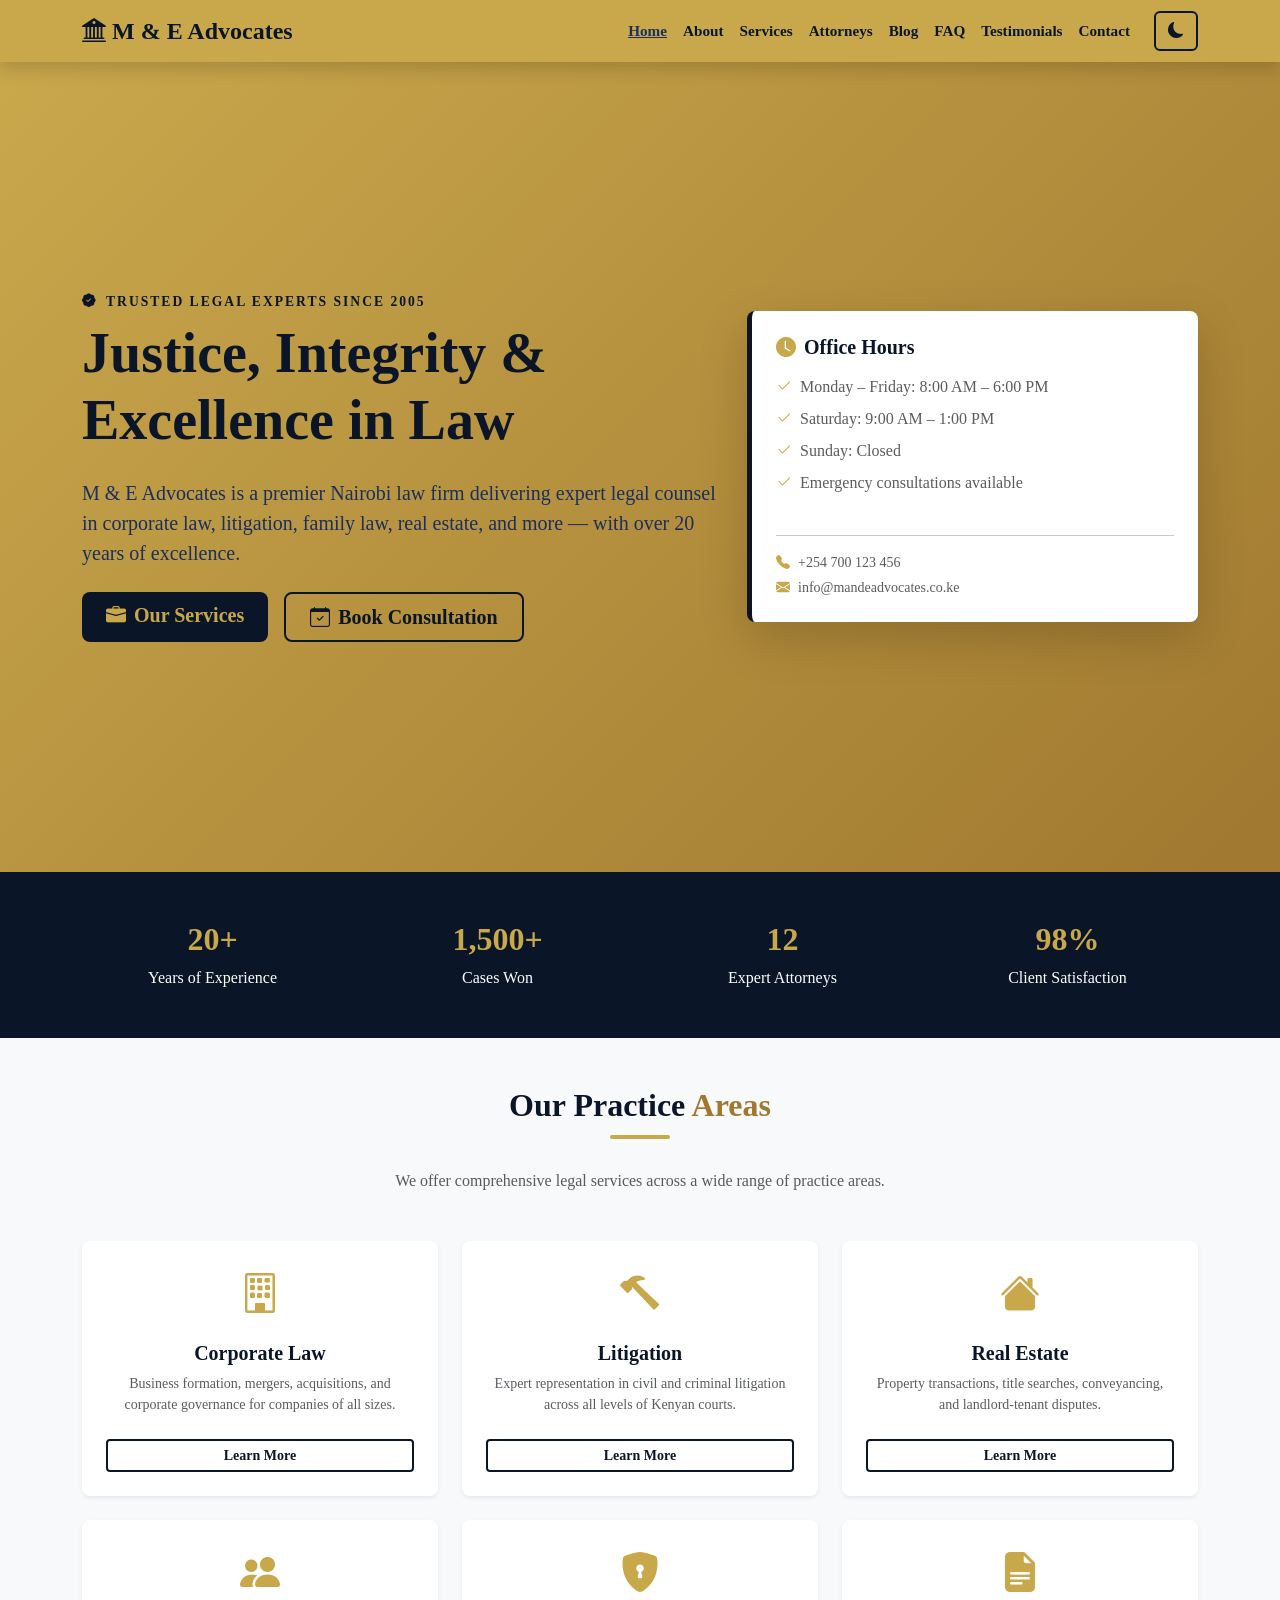
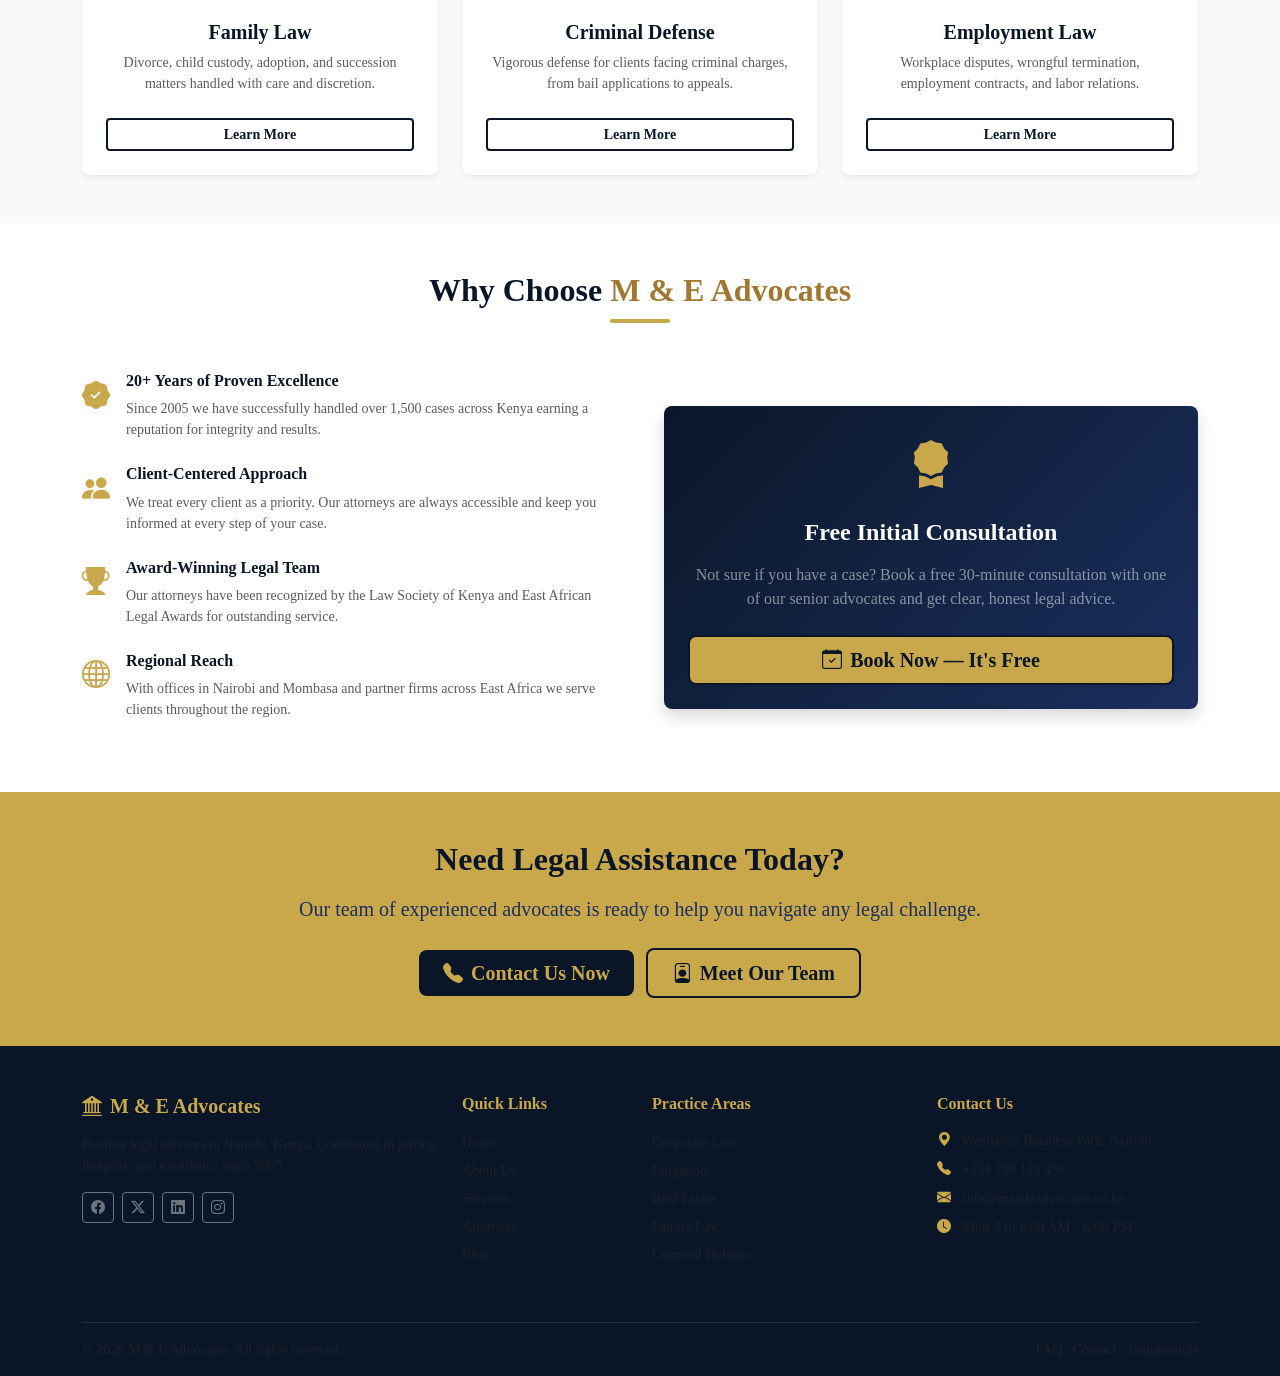
<file: index.html>
<!DOCTYPE html>
<html lang="en">
<head>
  <meta charset="UTF-8" />
  <meta name="viewport" content="width=device-width, initial-scale=1.0" />
  <meta name="description" content="M & E Advocates - Premier law firm in Nairobi, Kenya offering expert legal services across multiple practice areas." />
  <title>M & E Advocates | Home</title>

  <link href="https://cdn.jsdelivr.net/npm/bootstrap@5.3.0/dist/css/bootstrap.min.css" rel="stylesheet" />
  <link href="https://cdn.jsdelivr.net/npm/bootstrap-icons@1.10.5/font/bootstrap-icons.css" rel="stylesheet" />
  <link rel="stylesheet" href="style.css" />
</head>
<body>

  <!-- ========== NAVBAR ========== -->
  <nav class="navbar navbar-expand-lg sticky-top shadow">
    <div class="container">
      <a class="navbar-brand fw-bold fs-4" href="index.html">
        <i class="bi bi-bank2"></i> M & E <span>Advocates</span>
      </a>
      <button class="navbar-toggler border-0" type="button" data-bs-toggle="collapse" data-bs-target="#navMenu">
        <span class="navbar-toggler-icon"></span>
      </button>
      <div class="collapse navbar-collapse" id="navMenu">
        <ul class="navbar-nav ms-auto">
          <li class="nav-item"><a class="nav-link active" href="index.html">Home</a></li>
          <li class="nav-item"><a class="nav-link" href="about.html">About</a></li>
          <li class="nav-item"><a class="nav-link" href="services.html">Services</a></li>
          <li class="nav-item"><a class="nav-link" href="attorneys.html">Attorneys</a></li>
          <li class="nav-item"><a class="nav-link" href="blog.html">Blog</a></li>
          <li class="nav-item"><a class="nav-link" href="faq.html">FAQ</a></li>
          <li class="nav-item"><a class="nav-link" href="testimonials.html">Testimonials</a></li>
          <li class="nav-item"><a class="nav-link" href="contact.html">Contact</a></li>
        </ul>
        <button class="btn btn-outline-navy ms-3" id="darkModeBtn" aria-label="Toggle dark mode">
          <i class="bi bi-moon-fill"></i>
        </button>
      </div>
    </div>
  </nav>

  <!-- ========== HERO SECTION ========== -->
  <section class="hero-section d-flex align-items-center">
    <div class="container">
      <div class="row align-items-center">

        <!-- Left: Text -->
        <div class="col-md-7 text-md-start text-center">
          <p class="text-navy fw-semibold mb-2 text-uppercase letter-spacing">
            <i class="bi bi-patch-check-fill me-2"></i>Trusted Legal Experts Since 2005
          </p>
          <h1 class="display-4 fw-bold text-navy mb-4">
            Justice, Integrity &<br>Excellence in Law
          </h1>
          <p class="lead text-navy-light mb-4">
            M & E Advocates is a premier Nairobi law firm delivering
            expert legal counsel in corporate law, litigation, family law,
            real estate, and more — with over 20 years of excellence.
          </p>
          <div class="d-flex flex-wrap gap-3 justify-content-md-start justify-content-center">
            <a href="services.html" class="btn btn-navy btn-lg px-4">
              <i class="bi bi-briefcase-fill me-2"></i>Our Services
            </a>
            <a href="contact.html" class="btn btn-outline-navy btn-lg px-4">
              <i class="bi bi-calendar-check me-2"></i>Book Consultation
            </a>
          </div>
        </div>

        <!-- Right: Info Card -->
        <div class="col-md-5 mt-5 mt-md-0">
          <div class="card border-0 shadow-lg p-4" style="border-left: 5px solid var(--navy) !important;">
            <h5 class="fw-bold text-navy mb-3">
              <i class="bi bi-clock-fill me-2 text-gold"></i>Office Hours
            </h5>
            <ul class="list-unstyled text-muted">
              <li class="mb-2"><i class="bi bi-check2 text-gold me-2"></i>Monday – Friday: 8:00 AM – 6:00 PM</li>
              <li class="mb-2"><i class="bi bi-check2 text-gold me-2"></i>Saturday: 9:00 AM – 1:00 PM</li>
              <li class="mb-2"><i class="bi bi-check2 text-gold me-2"></i>Sunday: Closed</li>
              <li class="mb-2"><i class="bi bi-check2 text-gold me-2"></i>Emergency consultations available</li>
            </ul>
            <hr />
            <p class="mb-1 text-muted small">
              <i class="bi bi-telephone-fill text-gold me-2"></i>+254 700 123 456
            </p>
            <p class="mb-0 text-muted small">
              <i class="bi bi-envelope-fill text-gold me-2"></i>info@mandeadvocates.co.ke
            </p>
          </div>
        </div>

      </div>
    </div>
  </section>
  <!-- ========== STATS ========== -->
  <section class="py-5" style="background-color: var(--navy);">
    <div class="container text-center">
      <div class="row g-4">
        <div class="col-6 col-md-3">
          <h2 class="fw-bold" style="color: var(--gold);">20+</h2>
          <p class="text-white mb-0">Years of Experience</p>
        </div>
        <div class="col-6 col-md-3">
          <h2 class="fw-bold" style="color: var(--gold);">1,500+</h2>
          <p class="text-white mb-0">Cases Won</p>
        </div>
        <div class="col-6 col-md-3">
          <h2 class="fw-bold" style="color: var(--gold);">12</h2>
          <p class="text-white mb-0">Expert Attorneys</p>
        </div>
        <div class="col-6 col-md-3">
          <h2 class="fw-bold" style="color: var(--gold);">98%</h2>
          <p class="text-white mb-0">Client Satisfaction</p>
        </div>
      </div>
    </div>
  </section>
  <!-- ========== PRACTICE AREAS ========== -->
  <section class="py-5 bg-light">
    <div class="container">
      <div class="text-center mb-5">
        <h2 class="section-title">Our Practice <span>Areas</span></h2>
        <div class="title-underline"></div>
        <p class="text-muted">We offer comprehensive legal services across a wide range of practice areas.</p>
      </div>
      <div class="row g-4">

        <div class="col-md-4">
          <div class="card h-100 border-0 shadow-sm p-4 text-center">
            <i class="bi bi-building fs-1 mb-3" style="color: var(--gold);"></i>
            <h5 class="fw-bold text-navy">Corporate Law</h5>
            <p class="text-muted small">Business formation, mergers, acquisitions, and corporate governance for companies of all sizes.</p>
            <a href="services.html" class="btn btn-outline-navy btn-sm mt-2">Learn More</a>
          </div>
        </div>

        <div class="col-md-4">
          <div class="card h-100 border-0 shadow-sm p-4 text-center">
            <i class="bi bi-hammer fs-1 mb-3" style="color: var(--gold);"></i>
            <h5 class="fw-bold text-navy">Litigation</h5>
            <p class="text-muted small">Expert representation in civil and criminal litigation across all levels of Kenyan courts.</p>
            <a href="services.html" class="btn btn-outline-navy btn-sm mt-2">Learn More</a>
          </div>
        </div>

        <div class="col-md-4">
          <div class="card h-100 border-0 shadow-sm p-4 text-center">
            <i class="bi bi-house-fill fs-1 mb-3" style="color: var(--gold);"></i>
            <h5 class="fw-bold text-navy">Real Estate</h5>
            <p class="text-muted small">Property transactions, title searches, conveyancing, and landlord-tenant disputes.</p>
            <a href="services.html" class="btn btn-outline-navy btn-sm mt-2">Learn More</a>
          </div>
        </div>

        <div class="col-md-4">
          <div class="card h-100 border-0 shadow-sm p-4 text-center">
            <i class="bi bi-people-fill fs-1 mb-3" style="color: var(--gold);"></i>
            <h5 class="fw-bold text-navy">Family Law</h5>
            <p class="text-muted small">Divorce, child custody, adoption, and succession matters handled with care and discretion.</p>
            <a href="services.html" class="btn btn-outline-navy btn-sm mt-2">Learn More</a>
          </div>
        </div>

        <div class="col-md-4">
          <div class="card h-100 border-0 shadow-sm p-4 text-center">
            <i class="bi bi-shield-lock-fill fs-1 mb-3" style="color: var(--gold);"></i>
            <h5 class="fw-bold text-navy">Criminal Defense</h5>
            <p class="text-muted small">Vigorous defense for clients facing criminal charges, from bail applications to appeals.</p>
            <a href="services.html" class="btn btn-outline-navy btn-sm mt-2">Learn More</a>
          </div>
        </div>

        <div class="col-md-4">
          <div class="card h-100 border-0 shadow-sm p-4 text-center">
            <i class="bi bi-file-earmark-text-fill fs-1 mb-3" style="color: var(--gold);"></i>
            <h5 class="fw-bold text-navy">Employment Law</h5>
            <p class="text-muted small">Workplace disputes, wrongful termination, employment contracts, and labor relations.</p>
            <a href="services.html" class="btn btn-outline-navy btn-sm mt-2">Learn More</a>
          </div>
        </div>

      </div>
    </div>
  </section>
  <!-- ========== WHY CHOOSE US ========== -->
  <section class="py-5">
    <div class="container">
      <div class="text-center mb-5">
        <h2 class="section-title">Why Choose <span>M & E Advocates</span></h2>
        <div class="title-underline"></div>
      </div>
      <div class="row align-items-center g-5">

        <!-- Left: Reasons -->
        <div class="col-md-6">
          <div class="d-flex mb-4">
            <div class="me-3 mt-1">
              <i class="bi bi-patch-check-fill fs-3" style="color: var(--gold);"></i>
            </div>
            <div>
              <h6 class="fw-bold text-navy">20+ Years of Proven Excellence</h6>
              <p class="text-muted small mb-0">Since 2005 we have successfully handled over 1,500 cases across Kenya earning a reputation for integrity and results.</p>
            </div>
          </div>
          <div class="d-flex mb-4">
            <div class="me-3 mt-1">
              <i class="bi bi-people-fill fs-3" style="color: var(--gold);"></i>
            </div>
            <div>
              <h6 class="fw-bold text-navy">Client-Centered Approach</h6>
              <p class="text-muted small mb-0">We treat every client as a priority. Our attorneys are always accessible and keep you informed at every step of your case.</p>
            </div>
          </div>
          <div class="d-flex mb-4">
            <div class="me-3 mt-1">
              <i class="bi bi-trophy-fill fs-3" style="color: var(--gold);"></i>
            </div>
            <div>
              <h6 class="fw-bold text-navy">Award-Winning Legal Team</h6>
              <p class="text-muted small mb-0">Our attorneys have been recognized by the Law Society of Kenya and East African Legal Awards for outstanding service.</p>
            </div>
          </div>
          <div class="d-flex mb-4">
            <div class="me-3 mt-1">
              <i class="bi bi-globe fs-3" style="color: var(--gold);"></i>
            </div>
            <div>
              <h6 class="fw-bold text-navy">Regional Reach</h6>
              <p class="text-muted small mb-0">With offices in Nairobi and Mombasa and partner firms across East Africa we serve clients throughout the region.</p>
            </div>
          </div>
        </div>

        <!-- Right: Highlight Card -->
        <div class="col-md-6">
          <div class="card border-0 shadow p-4 text-center"
            style="background: linear-gradient(135deg, var(--navy) 0%, var(--navy-light) 100%);">
            <i class="bi bi-award-fill mb-3" style="font-size: 3rem; color: var(--gold);"></i>
            <h4 class="fw-bold text-white mb-3">Free Initial Consultation</h4>
            <p class="text-white-50 mb-4">
              Not sure if you have a case? Book a free 30-minute consultation
              with one of our senior advocates and get clear, honest legal advice.
            </p>
            <a href="contact.html" class="btn btn-gold btn-lg">
              <i class="bi bi-calendar-check me-2"></i>Book Now — It's Free
            </a>
          </div>
        </div>

      </div>
    </div>
  </section>

  <!-- ========== CALL TO ACTION ========== -->
  <section class="py-5 text-center" style="background-color: var(--gold);">
    <div class="container">
      <h2 class="fw-bold text-navy mb-3">Need Legal Assistance Today?</h2>
      <p class="text-navy-light mb-4 lead">Our team of experienced advocates is ready to help you navigate any legal challenge.</p>
      <a href="contact.html" class="btn btn-navy btn-lg me-2 px-4">
        <i class="bi bi-telephone-fill me-2"></i>Contact Us Now
      </a>
      <a href="attorneys.html" class="btn btn-outline-navy btn-lg px-4">
        <i class="bi bi-person-badge me-2"></i>Meet Our Team
      </a>
    </div>
  </section>
  <!-- ========== FOOTER ========== -->
  <footer class="pt-5 pb-3">
    <div class="container">
      <div class="row g-4">

        <div class="col-md-4 mb-3">
          <h5 class="fw-bold mb-3" style="color: var(--gold);">
            <i class="bi bi-bank2 me-2"></i>M & E Advocates
          </h5>
          <p class="text-muted small">
            Premier legal services in Nairobi, Kenya. Committed to justice,
            integrity, and excellence since 2005.
          </p>
          <div class="d-flex gap-2 mt-3">
            <a href="#" class="btn btn-sm btn-outline-secondary"><i class="bi bi-facebook"></i></a>
            <a href="#" class="btn btn-sm btn-outline-secondary"><i class="bi bi-twitter-x"></i></a>
            <a href="#" class="btn btn-sm btn-outline-secondary"><i class="bi bi-linkedin"></i></a>
            <a href="#" class="btn btn-sm btn-outline-secondary"><i class="bi bi-instagram"></i></a>
          </div>
        </div>

        <div class="col-md-2 mb-3">
          <h6 class="fw-bold mb-3" style="color: var(--gold);">Quick Links</h6>
          <ul class="list-unstyled">
            <li class="mb-1"><a href="index.html" class="text-muted text-decoration-none small">Home</a></li>
            <li class="mb-1"><a href="about.html" class="text-muted text-decoration-none small">About Us</a></li>
            <li class="mb-1"><a href="services.html" class="text-muted text-decoration-none small">Services</a></li>
            <li class="mb-1"><a href="attorneys.html" class="text-muted text-decoration-none small">Attorneys</a></li>
            <li class="mb-1"><a href="blog.html" class="text-muted text-decoration-none small">Blog</a></li>
          </ul>
        </div>

        <div class="col-md-3 mb-3">
          <h6 class="fw-bold mb-3" style="color: var(--gold);">Practice Areas</h6>
          <ul class="list-unstyled">
            <li class="mb-1"><a href="services.html" class="text-muted text-decoration-none small">Corporate Law</a></li>
            <li class="mb-1"><a href="services.html" class="text-muted text-decoration-none small">Litigation</a></li>
            <li class="mb-1"><a href="services.html" class="text-muted text-decoration-none small">Real Estate</a></li>
            <li class="mb-1"><a href="services.html" class="text-muted text-decoration-none small">Family Law</a></li>
            <li class="mb-1"><a href="services.html" class="text-muted text-decoration-none small">Criminal Defense</a></li>
          </ul>
        </div>

        <div class="col-md-3 mb-3">
          <h6 class="fw-bold mb-3" style="color: var(--gold);">Contact Us</h6>
          <p class="text-muted small mb-2">
            <i class="bi bi-geo-alt-fill me-2" style="color: var(--gold);"></i>
            Westlands Business Park, Nairobi
          </p>
          <p class="text-muted small mb-2">
            <i class="bi bi-telephone-fill me-2" style="color: var(--gold);"></i>
            +254 700 123 456
          </p>
          <p class="text-muted small mb-2">
            <i class="bi bi-envelope-fill me-2" style="color: var(--gold);"></i>
            info@mandeadvocates.co.ke
          </p>
          <p class="text-muted small mb-0">
            <i class="bi bi-clock-fill me-2" style="color: var(--gold);"></i>
            Mon–Fri: 8:00 AM – 6:00 PM
          </p>
        </div>

      </div>
      <hr class="border-secondary mt-4" />
      <div class="row align-items-center">
        <div class="col-md-6">
          <p class="text-muted small mb-0">&copy; 2026 M & E Advocates. All rights reserved.</p>
        </div>
        <div class="col-md-6 text-md-end">
          <p class="text-muted small mb-0">
            <a href="faq.html" class="text-muted text-decoration-none">FAQ</a> ·
            <a href="contact.html" class="text-muted text-decoration-none">Contact</a> ·
            <a href="testimonials.html" class="text-muted text-decoration-none">Testimonials</a>
          </p>
        </div>
      </div>
    </div>
  </footer>

  <!-- Back to Top -->
  <button id="backToTop" aria-label="Back to top">
    <i class="bi bi-arrow-up"></i>
  </button>

  <!-- Bootstrap JS -->
  <script src="https://cdn.jsdelivr.net/npm/bootstrap@5.3.0/dist/js/bootstrap.bundle.min.js"></script>
  <script src="js/main.js"></script>
</body>
</html>
</file>
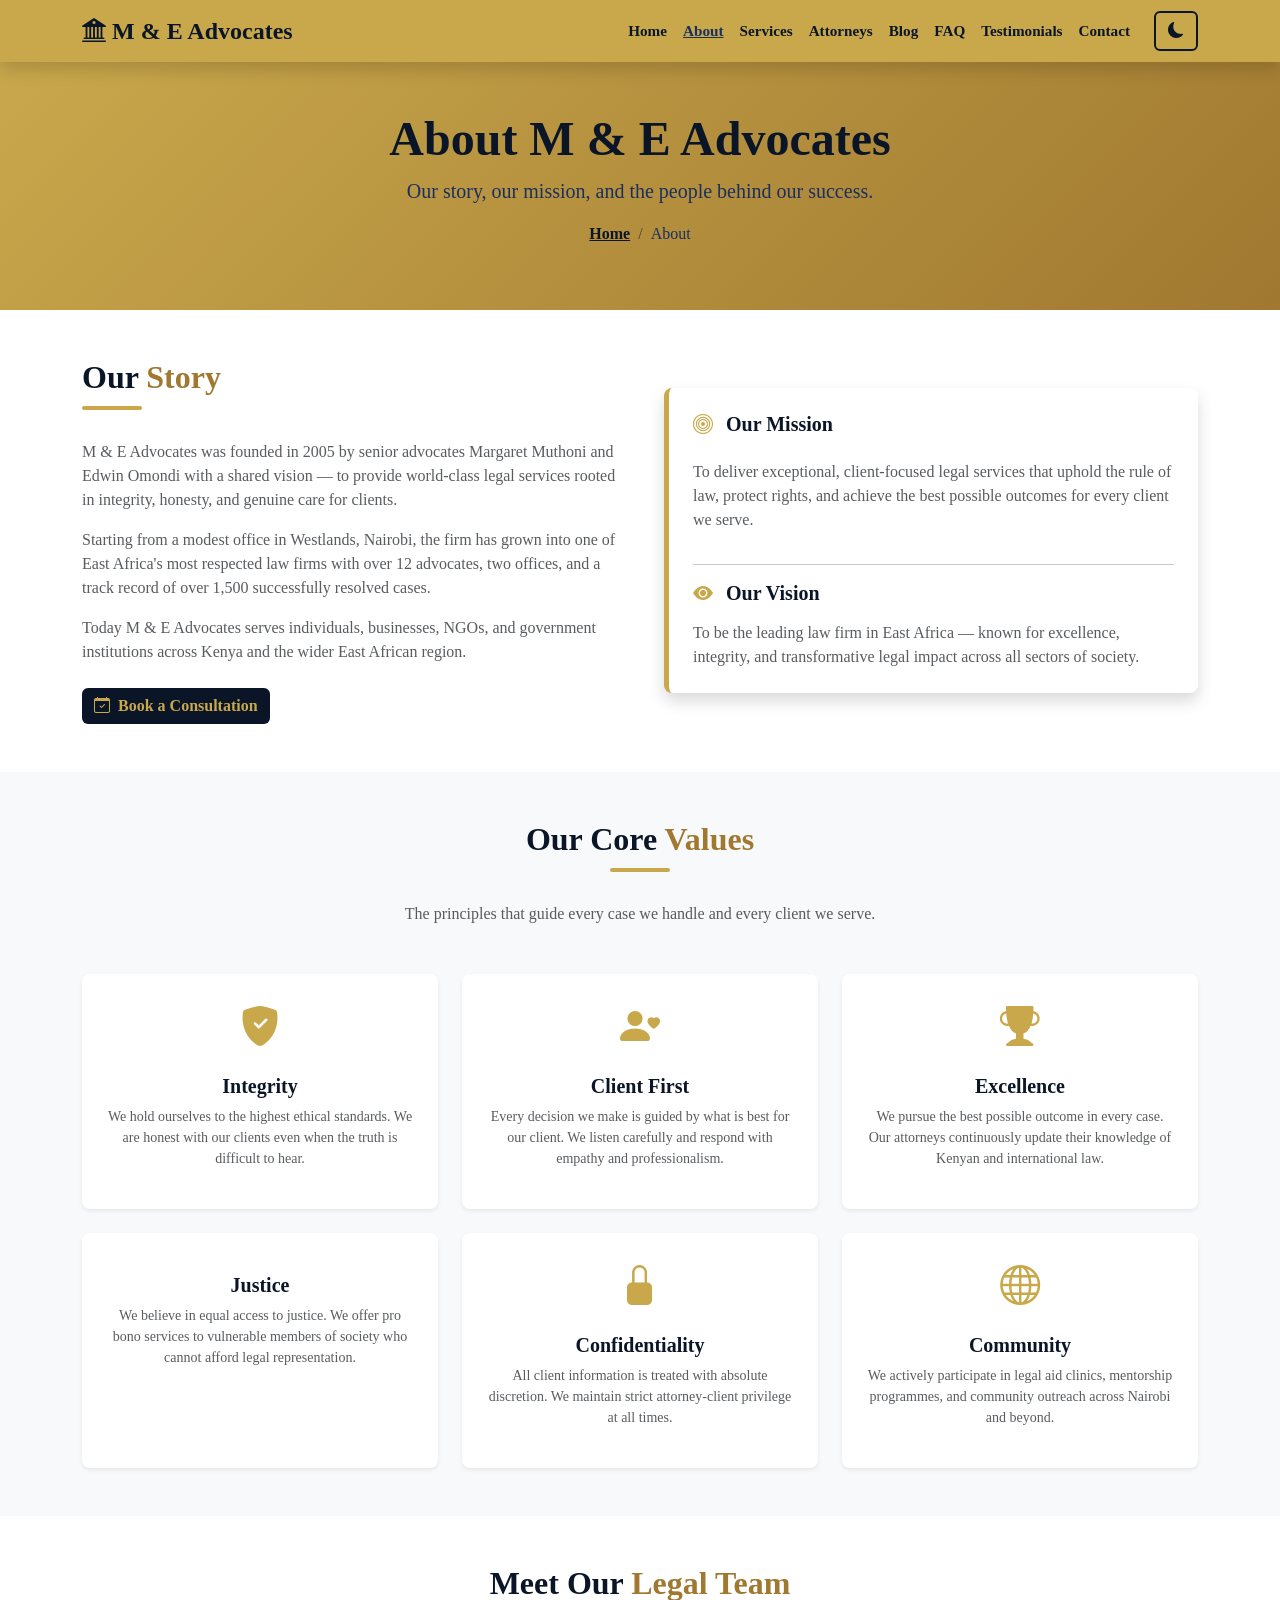
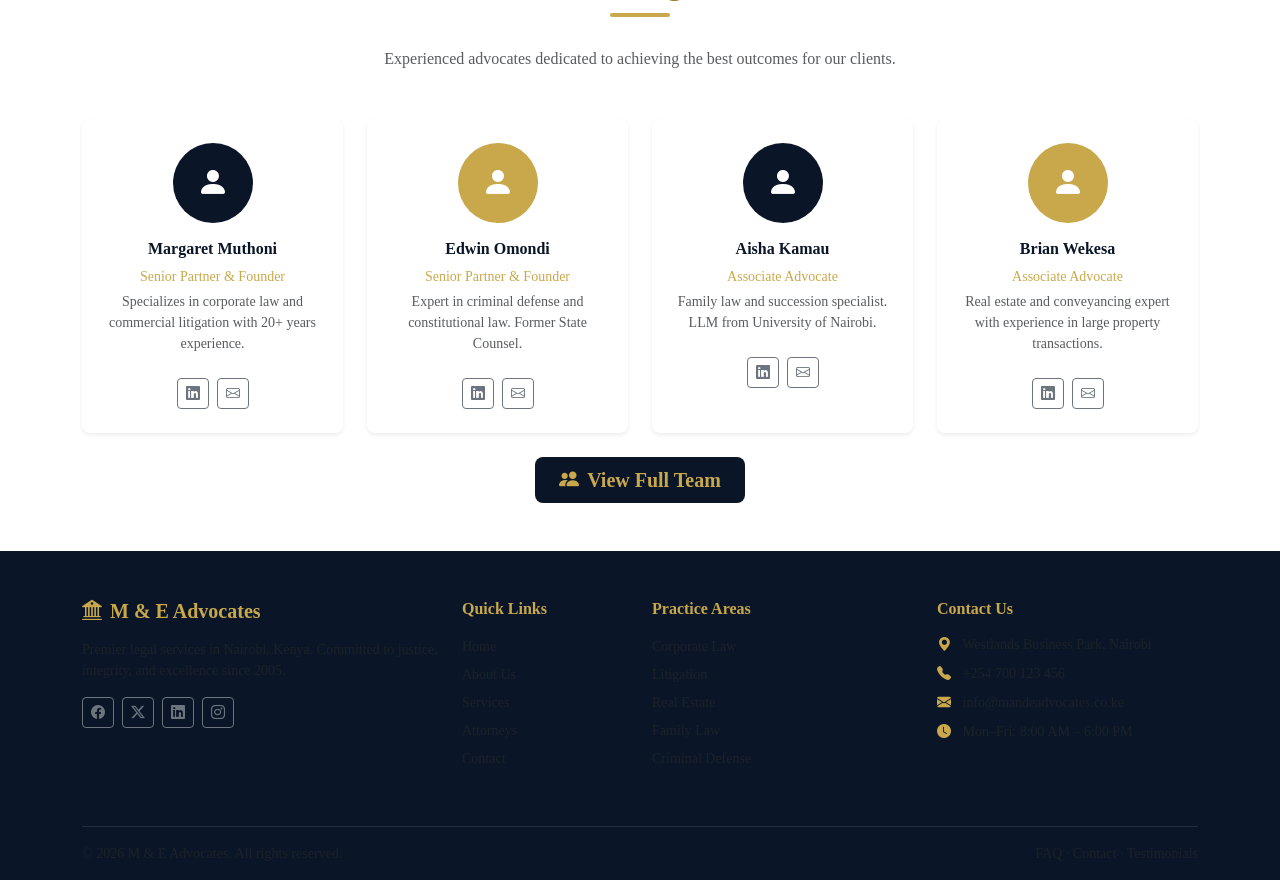
<file: about.html>
<!DOCTYPE html>
<html lang="en">
<head>
  <meta charset="UTF-8" />
  <meta name="viewport" content="width=device-width, initial-scale=1.0" />
  <meta name="description" content="Learn about M & E Advocates, our history, mission, values and the legal team behind our success." />
  <title>M & E Advocates | About Us</title>

  <link href="https://cdn.jsdelivr.net/npm/bootstrap@5.3.0/dist/css/bootstrap.min.css" rel="stylesheet" />
  <link href="https://cdn.jsdelivr.net/npm/bootstrap-icons@1.10.5/font/bootstrap-icons.css" rel="stylesheet" />
  <link rel="stylesheet" href="style.css" />
</head>
<body>

  <!-- ========== NAVBAR ========== -->
  <nav class="navbar navbar-expand-lg sticky-top shadow">
    <div class="container">
      <a class="navbar-brand fw-bold fs-4" href="index.html">
        <i class="bi bi-bank2"></i> M & E <span>Advocates</span>
      </a>
      <button class="navbar-toggler border-0" type="button" data-bs-toggle="collapse" data-bs-target="#navMenu">
        <span class="navbar-toggler-icon"></span>
      </button>
      <div class="collapse navbar-collapse" id="navMenu">
        <ul class="navbar-nav ms-auto">
          <li class="nav-item"><a class="nav-link" href="index.html">Home</a></li>
          <li class="nav-item"><a class="nav-link active" href="about.html">About</a></li>
          <li class="nav-item"><a class="nav-link" href="services.html">Services</a></li>
          <li class="nav-item"><a class="nav-link" href="attorneys.html">Attorneys</a></li>
          <li class="nav-item"><a class="nav-link" href="blog.html">Blog</a></li>
          <li class="nav-item"><a class="nav-link" href="faq.html">FAQ</a></li>
          <li class="nav-item"><a class="nav-link" href="testimonials.html">Testimonials</a></li>
          <li class="nav-item"><a class="nav-link" href="contact.html">Contact</a></li>
        </ul>
        <button class="btn btn-outline-navy ms-3" id="darkModeBtn" aria-label="Toggle dark mode">
          <i class="bi bi-moon-fill"></i>
        </button>
      </div>
    </div>
  </nav>

  <!-- ========== PAGE HEADER ========== -->
  <section class="page-header text-center py-5">
    <div class="container">
      <h1 class="fw-bold display-5">About M & E Advocates</h1>
      <p class="lead">Our story, our mission, and the people behind our success.</p>
      <nav aria-label="breadcrumb">
        <ol class="breadcrumb justify-content-center">
          <li class="breadcrumb-item"><a href="index.html">Home</a></li>
          <li class="breadcrumb-item active">About</li>
        </ol>
      </nav>
    </div>
  </section>
  <!-- ========== HISTORY AND MISSION ========== -->
  <section class="py-5">
    <div class="container">
      <div class="row align-items-center g-5">

        <!-- Left: History -->
        <div class="col-md-6">
          <h2 class="section-title mb-2">Our <span>Story</span></h2>
          <div class="title-underline ms-0"></div>
          <p class="text-muted">
            M & E Advocates was founded in 2005 by senior advocates
            Margaret Muthoni and Edwin Omondi with a shared vision —
            to provide world-class legal services rooted in integrity,
            honesty, and genuine care for clients.
          </p>
          <p class="text-muted">
            Starting from a modest office in Westlands, Nairobi, the firm
            has grown into one of East Africa's most respected law firms
            with over 12 advocates, two offices, and a track record of
            over 1,500 successfully resolved cases.
          </p>
          <p class="text-muted">
            Today M & E Advocates serves individuals, businesses, NGOs,
            and government institutions across Kenya and the wider
            East African region.
          </p>
          <a href="contact.html" class="btn btn-navy mt-2">
            <i class="bi bi-calendar-check me-2"></i>Book a Consultation
          </a>
        </div>

        <!-- Right: Mission Card -->
        <div class="col-md-6">
          <div class="card border-0 shadow p-4 h-100"
            style="border-left: 5px solid var(--gold) !important;">
            <h5 class="fw-bold text-navy mb-4">
              <i class="bi bi-bullseye me-2" style="color:var(--gold);"></i>
              Our Mission
            </h5>
            <p class="text-muted">
              To deliver exceptional, client-focused legal services
              that uphold the rule of law, protect rights, and achieve
              the best possible outcomes for every client we serve.
            </p>
            <hr />
            <h5 class="fw-bold text-navy mb-3">
              <i class="bi bi-eye-fill me-2" style="color:var(--gold);"></i>
              Our Vision
            </h5>
            <p class="text-muted mb-0">
              To be the leading law firm in East Africa — known for
              excellence, integrity, and transformative legal impact
              across all sectors of society.
            </p>
          </div>
        </div>

      </div>
    </div>
  </section>
  <!-- ========== CORE VALUES ========== -->
  <section class="py-5 bg-light">
    <div class="container">
      <div class="text-center mb-5">
        <h2 class="section-title">Our Core <span>Values</span></h2>
        <div class="title-underline"></div>
        <p class="text-muted">The principles that guide every case we handle and every client we serve.</p>
      </div>
      <div class="row g-4">

        <div class="col-md-4 text-center">
          <div class="card border-0 shadow-sm p-4 h-100">
            <i class="bi bi-shield-fill-check fs-1 mb-3" style="color:var(--gold);"></i>
            <h5 class="fw-bold text-navy">Integrity</h5>
            <p class="text-muted small">
              We hold ourselves to the highest ethical standards.
              We are honest with our clients even when the truth
              is difficult to hear.
            </p>
          </div>
        </div>

        <div class="col-md-4 text-center">
          <div class="card border-0 shadow-sm p-4 h-100">
            <i class="bi bi-person-heart fs-1 mb-3" style="color:var(--gold);"></i>
            <h5 class="fw-bold text-navy">Client First</h5>
            <p class="text-muted small">
              Every decision we make is guided by what is best
              for our client. We listen carefully and respond
              with empathy and professionalism.
            </p>
          </div>
        </div>

        <div class="col-md-4 text-center">
          <div class="card border-0 shadow-sm p-4 h-100">
            <i class="bi bi-trophy-fill fs-1 mb-3" style="color:var(--gold);"></i>
            <h5 class="fw-bold text-navy">Excellence</h5>
            <p class="text-muted small">
              We pursue the best possible outcome in every case.
              Our attorneys continuously update their knowledge
              of Kenyan and international law.
            </p>
          </div>
        </div>

        <div class="col-md-4 text-center">
          <div class="card border-0 shadow-sm p-4 h-100">
            <i class="bi bi-balance-scale fs-1 mb-3" style="color:var(--gold);"></i>
            <h5 class="fw-bold text-navy">Justice</h5>
            <p class="text-muted small">
              We believe in equal access to justice. We offer
              pro bono services to vulnerable members of
              society who cannot afford legal representation.
            </p>
          </div>
        </div>

        <div class="col-md-4 text-center">
          <div class="card border-0 shadow-sm p-4 h-100">
            <i class="bi bi-lock-fill fs-1 mb-3" style="color:var(--gold);"></i>
            <h5 class="fw-bold text-navy">Confidentiality</h5>
            <p class="text-muted small">
              All client information is treated with absolute
              discretion. We maintain strict attorney-client
              privilege at all times.
            </p>
          </div>
        </div>

        <div class="col-md-4 text-center">
          <div class="card border-0 shadow-sm p-4 h-100">
            <i class="bi bi-globe fs-1 mb-3" style="color:var(--gold);"></i>
            <h5 class="fw-bold text-navy">Community</h5>
            <p class="text-muted small">
              We actively participate in legal aid clinics,
              mentorship programmes, and community outreach
              across Nairobi and beyond.
            </p>
          </div>
        </div>

      </div>
    </div>
  </section>
  <!-- ========== LEGAL TEAM ========== -->
  <section class="py-5">
    <div class="container">
      <div class="text-center mb-5">
        <h2 class="section-title">Meet Our <span>Legal Team</span></h2>
        <div class="title-underline"></div>
        <p class="text-muted">Experienced advocates dedicated to achieving the best outcomes for our clients.</p>
      </div>
      <div class="row g-4">

        <div class="col-md-3 text-center">
          <div class="card border-0 shadow-sm p-4 h-100">
            <div class="rounded-circle mx-auto mb-3 d-flex align-items-center justify-content-center"
              style="width:80px;height:80px;background-color:var(--navy);">
              <i class="bi bi-person-fill text-white fs-2"></i>
            </div>
            <h6 class="fw-bold text-navy">Margaret Muthoni</h6>
            <p class="small mb-1" style="color:var(--gold);">Senior Partner & Founder</p>
            <p class="text-muted small">Specializes in corporate law and commercial litigation with 20+ years experience.</p>
            <div class="d-flex justify-content-center gap-2 mt-2">
              <a href="#" class="btn btn-sm btn-outline-secondary"><i class="bi bi-linkedin"></i></a>
              <a href="contact.html" class="btn btn-sm btn-outline-secondary"><i class="bi bi-envelope"></i></a>
            </div>
          </div>
        </div>

        <div class="col-md-3 text-center">
          <div class="card border-0 shadow-sm p-4 h-100">
            <div class="rounded-circle mx-auto mb-3 d-flex align-items-center justify-content-center"
              style="width:80px;height:80px;background-color:var(--gold);">
              <i class="bi bi-person-fill text-white fs-2"></i>
            </div>
            <h6 class="fw-bold text-navy">Edwin Omondi</h6>
            <p class="small mb-1" style="color:var(--gold);">Senior Partner & Founder</p>
            <p class="text-muted small">Expert in criminal defense and constitutional law. Former State Counsel.</p>
            <div class="d-flex justify-content-center gap-2 mt-2">
              <a href="#" class="btn btn-sm btn-outline-secondary"><i class="bi bi-linkedin"></i></a>
              <a href="contact.html" class="btn btn-sm btn-outline-secondary"><i class="bi bi-envelope"></i></a>
            </div>
          </div>
        </div>

        <div class="col-md-3 text-center">
          <div class="card border-0 shadow-sm p-4 h-100">
            <div class="rounded-circle mx-auto mb-3 d-flex align-items-center justify-content-center"
              style="width:80px;height:80px;background-color:var(--navy);">
              <i class="bi bi-person-fill text-white fs-2"></i>
            </div>
            <h6 class="fw-bold text-navy">Aisha Kamau</h6>
            <p class="small mb-1" style="color:var(--gold);">Associate Advocate</p>
            <p class="text-muted small">Family law and succession specialist. LLM from University of Nairobi.</p>
            <div class="d-flex justify-content-center gap-2 mt-2">
              <a href="#" class="btn btn-sm btn-outline-secondary"><i class="bi bi-linkedin"></i></a>
              <a href="contact.html" class="btn btn-sm btn-outline-secondary"><i class="bi bi-envelope"></i></a>
            </div>
          </div>
        </div>

        <div class="col-md-3 text-center">
          <div class="card border-0 shadow-sm p-4 h-100">
            <div class="rounded-circle mx-auto mb-3 d-flex align-items-center justify-content-center"
              style="width:80px;height:80px;background-color:var(--gold);">
              <i class="bi bi-person-fill text-white fs-2"></i>
            </div>
            <h6 class="fw-bold text-navy">Brian Wekesa</h6>
            <p class="small mb-1" style="color:var(--gold);">Associate Advocate</p>
            <p class="text-muted small">Real estate and conveyancing expert with experience in large property transactions.</p>
            <div class="d-flex justify-content-center gap-2 mt-2">
              <a href="#" class="btn btn-sm btn-outline-secondary"><i class="bi bi-linkedin"></i></a>
              <a href="contact.html" class="btn btn-sm btn-outline-secondary"><i class="bi bi-envelope"></i></a>
            </div>
          </div>
        </div>

      </div>
      <div class="text-center mt-4">
        <a href="attorneys.html" class="btn btn-navy btn-lg px-4">
          <i class="bi bi-people-fill me-2"></i>View Full Team
        </a>
      </div>
    </div>
  </section>
  <!-- ========== FOOTER ========== -->
  <footer class="pt-5 pb-3">
    <div class="container">
      <div class="row g-4">
        <div class="col-md-4 mb-3">
          <h5 class="fw-bold mb-3" style="color: var(--gold);">
            <i class="bi bi-bank2 me-2"></i>M & E Advocates
          </h5>
          <p class="text-muted small">
            Premier legal services in Nairobi, Kenya. Committed to justice,
            integrity, and excellence since 2005.
          </p>
          <div class="d-flex gap-2 mt-3">
            <a href="#" class="btn btn-sm btn-outline-secondary"><i class="bi bi-facebook"></i></a>
            <a href="#" class="btn btn-sm btn-outline-secondary"><i class="bi bi-twitter-x"></i></a>
            <a href="#" class="btn btn-sm btn-outline-secondary"><i class="bi bi-linkedin"></i></a>
            <a href="#" class="btn btn-sm btn-outline-secondary"><i class="bi bi-instagram"></i></a>
          </div>
        </div>
        <div class="col-md-2 mb-3">
          <h6 class="fw-bold mb-3" style="color: var(--gold);">Quick Links</h6>
          <ul class="list-unstyled">
            <li class="mb-1"><a href="index.html" class="text-muted text-decoration-none small">Home</a></li>
            <li class="mb-1"><a href="about.html" class="text-muted text-decoration-none small">About Us</a></li>
            <li class="mb-1"><a href="services.html" class="text-muted text-decoration-none small">Services</a></li>
            <li class="mb-1"><a href="attorneys.html" class="text-muted text-decoration-none small">Attorneys</a></li>
            <li class="mb-1"><a href="contact.html" class="text-muted text-decoration-none small">Contact</a></li>
          </ul>
        </div>
        <div class="col-md-3 mb-3">
          <h6 class="fw-bold mb-3" style="color: var(--gold);">Practice Areas</h6>
          <ul class="list-unstyled">
            <li class="mb-1"><a href="services.html" class="text-muted text-decoration-none small">Corporate Law</a></li>
            <li class="mb-1"><a href="services.html" class="text-muted text-decoration-none small">Litigation</a></li>
            <li class="mb-1"><a href="services.html" class="text-muted text-decoration-none small">Real Estate</a></li>
            <li class="mb-1"><a href="services.html" class="text-muted text-decoration-none small">Family Law</a></li>
            <li class="mb-1"><a href="services.html" class="text-muted text-decoration-none small">Criminal Defense</a></li>
          </ul>
        </div>
        <div class="col-md-3 mb-3">
          <h6 class="fw-bold mb-3" style="color: var(--gold);">Contact Us</h6>
          <p class="text-muted small mb-2">
            <i class="bi bi-geo-alt-fill me-2" style="color: var(--gold);"></i>
            Westlands Business Park, Nairobi
          </p>
          <p class="text-muted small mb-2">
            <i class="bi bi-telephone-fill me-2" style="color: var(--gold);"></i>
            +254 700 123 456
          </p>
          <p class="text-muted small mb-2">
            <i class="bi bi-envelope-fill me-2" style="color: var(--gold);"></i>
            info@mandeadvocates.co.ke
          </p>
          <p class="text-muted small mb-0">
            <i class="bi bi-clock-fill me-2" style="color: var(--gold);"></i>
            Mon–Fri: 8:00 AM – 6:00 PM
          </p>
        </div>
      </div>
      <hr class="border-secondary mt-4" />
      <div class="row align-items-center">
        <div class="col-md-6">
          <p class="text-muted small mb-0">&copy; 2026 M & E Advocates. All rights reserved.</p>
        </div>
        <div class="col-md-6 text-md-end">
          <p class="text-muted small mb-0">
            <a href="faq.html" class="text-muted text-decoration-none">FAQ</a> ·
            <a href="contact.html" class="text-muted text-decoration-none">Contact</a> ·
            <a href="testimonials.html" class="text-muted text-decoration-none">Testimonials</a>
          </p>
        </div>
      </div>
    </div>
  </footer>

  <!-- Back to Top -->
  <button id="backToTop" aria-label="Back to top">
    <i class="bi bi-arrow-up"></i>
  </button>

  <!-- Bootstrap JS -->
  <script src="https://cdn.jsdelivr.net/npm/bootstrap@5.3.0/dist/js/bootstrap.bundle.min.js"></script>
  <script src="js/main.js"></script>
</body>
</html>
</file>
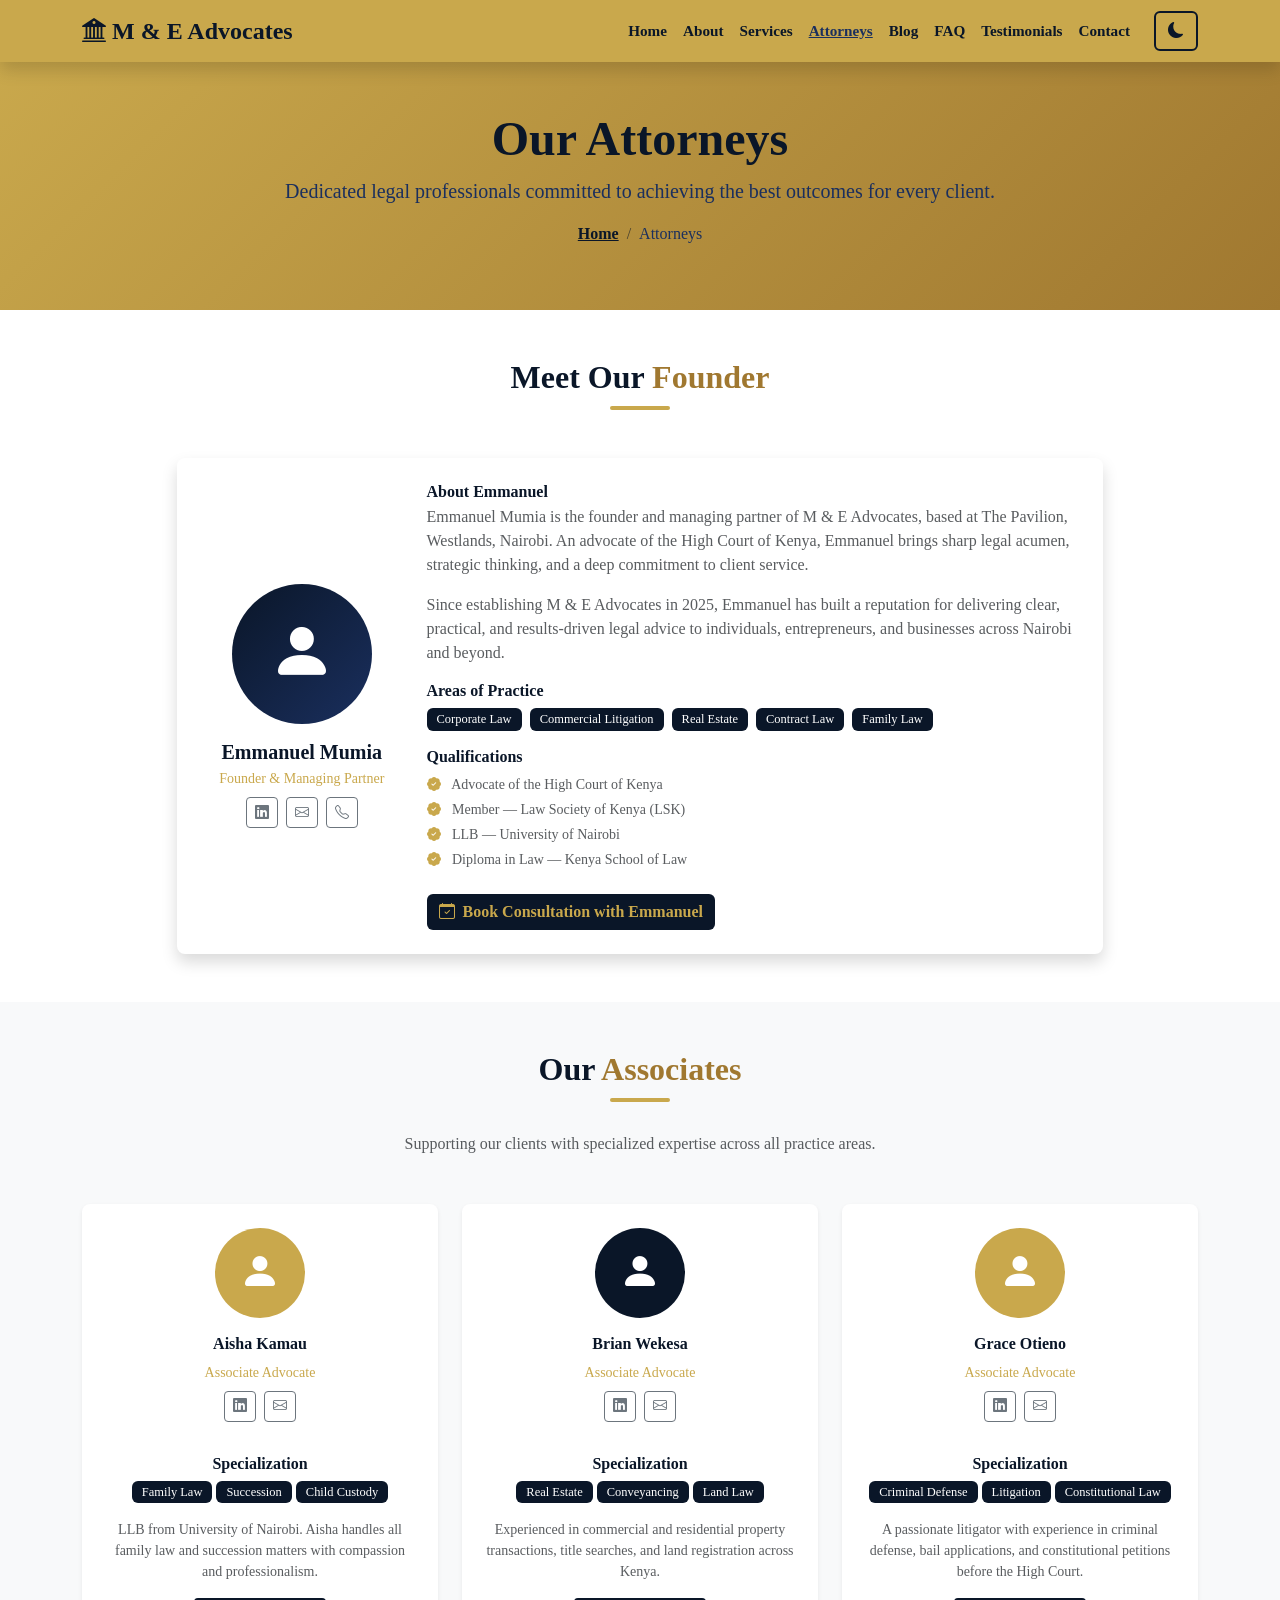
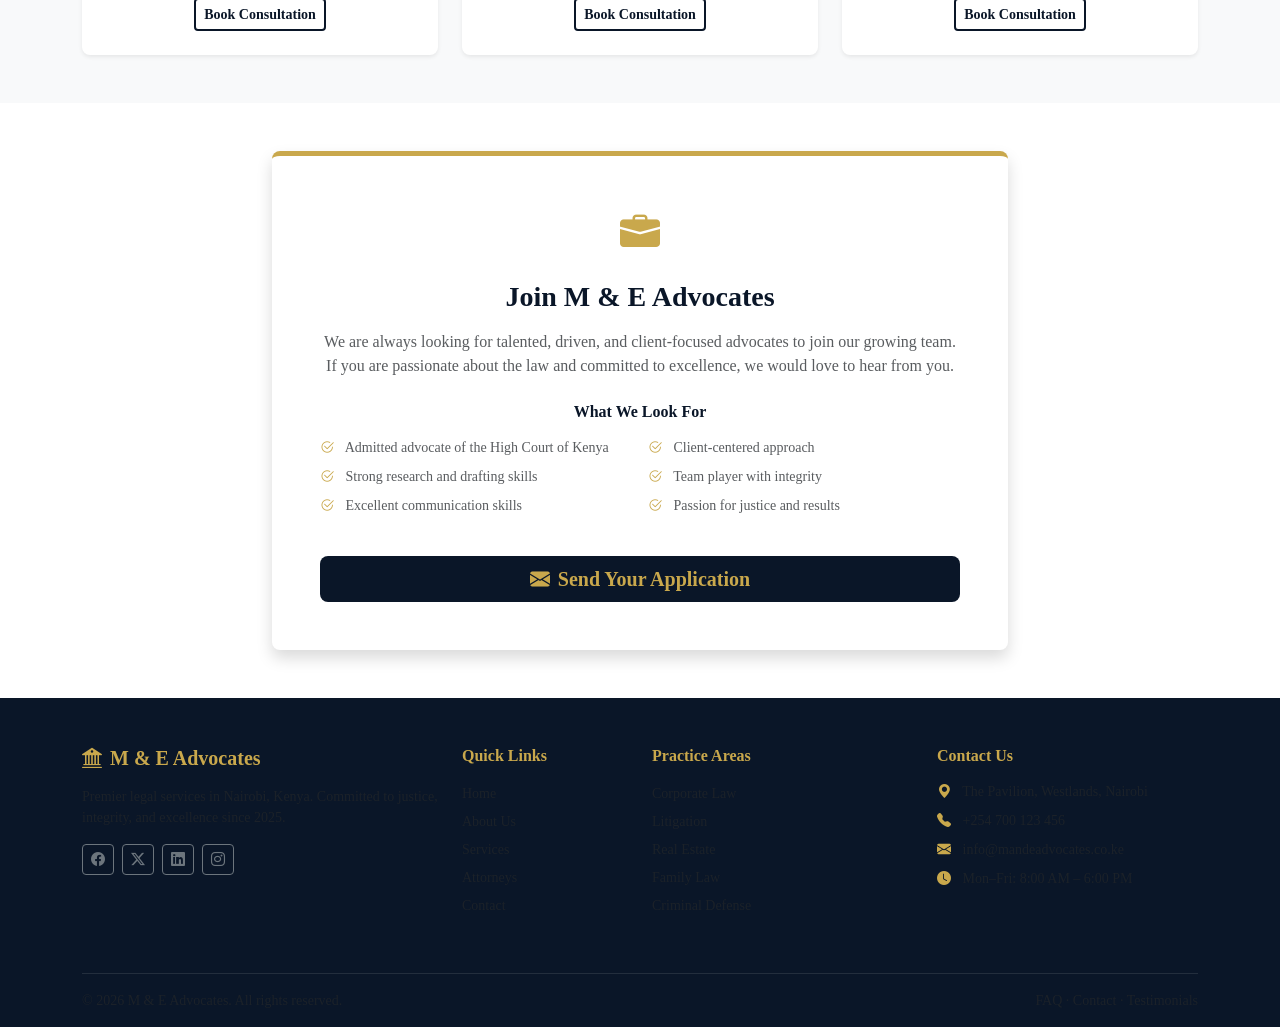
<file: attorneys.html>
<!DOCTYPE html>
<html lang="en">
<head>
  <meta charset="UTF-8" />
  <meta name="viewport" content="width=device-width, initial-scale=1.0" />
  <meta name="description" content="Meet the experienced legal team at M & E Advocates led by founder Emmanuel Mumia." />
  <title>M & E Advocates | Our Attorneys</title>

  <link href="https://cdn.jsdelivr.net/npm/bootstrap@5.3.0/dist/css/bootstrap.min.css" rel="stylesheet" />
  <link href="https://cdn.jsdelivr.net/npm/bootstrap-icons@1.10.5/font/bootstrap-icons.css" rel="stylesheet" />
  <link rel="stylesheet" href="style.css" />
</head>
<body>

  <!-- ========== NAVBAR ========== -->
  <nav class="navbar navbar-expand-lg sticky-top shadow">
    <div class="container">
      <a class="navbar-brand fw-bold fs-4" href="index.html">
        <i class="bi bi-bank2"></i> M & E <span>Advocates</span>
      </a>
      <button class="navbar-toggler border-0" type="button"
        data-bs-toggle="collapse" data-bs-target="#navMenu">
        <span class="navbar-toggler-icon"></span>
      </button>
      <div class="collapse navbar-collapse" id="navMenu">
        <ul class="navbar-nav ms-auto">
          <li class="nav-item"><a class="nav-link" href="index.html">Home</a></li>
          <li class="nav-item"><a class="nav-link" href="about.html">About</a></li>
          <li class="nav-item"><a class="nav-link" href="services.html">Services</a></li>
          <li class="nav-item"><a class="nav-link active" href="attorneys.html">Attorneys</a></li>
          <li class="nav-item"><a class="nav-link" href="blog.html">Blog</a></li>
          <li class="nav-item"><a class="nav-link" href="faq.html">FAQ</a></li>
          <li class="nav-item"><a class="nav-link" href="testimonials.html">Testimonials</a></li>
          <li class="nav-item"><a class="nav-link" href="contact.html">Contact</a></li>
        </ul>
        <button class="btn btn-outline-navy ms-3" id="darkModeBtn"
          aria-label="Toggle dark mode">
          <i class="bi bi-moon-fill"></i>
        </button>
      </div>
    </div>
  </nav>

  <!-- ========== PAGE HEADER ========== -->
  <section class="page-header text-center py-5">
    <div class="container">
      <h1 class="fw-bold display-5">Our Attorneys</h1>
      <p class="lead">Dedicated legal professionals committed to achieving the best outcomes for every client.</p>
      <nav aria-label="breadcrumb">
        <ol class="breadcrumb justify-content-center">
          <li class="breadcrumb-item"><a href="index.html">Home</a></li>
          <li class="breadcrumb-item active">Attorneys</li>
        </ol>
      </nav>
    </div>
  </section>
  <!-- ========== FOUNDER PROFILE ========== -->
  <section class="py-5">
    <div class="container">
      <div class="text-center mb-5">
        <h2 class="section-title">Meet Our <span>Founder</span></h2>
        <div class="title-underline"></div>
      </div>
      <div class="row justify-content-center">
        <div class="col-md-10">
          <div class="card border-0 shadow p-4">
            <div class="row align-items-center g-4">

              <!-- Avatar -->
              <div class="col-md-3 text-center">
                <div class="rounded-circle mx-auto mb-3 d-flex align-items-center
                  justify-content-center"
                  style="width:140px;height:140px;background:linear-gradient(135deg,
                  var(--navy) 0%, var(--navy-light) 100%);">
                  <i class="bi bi-person-fill text-white" style="font-size:4rem;"></i>
                </div>
                <h5 class="fw-bold text-navy mb-1">Emmanuel Mumia</h5>
                <p class="small mb-2" style="color:var(--gold);">
                  Founder & Managing Partner
                </p>
                <div class="d-flex justify-content-center gap-2">
                  <a href="#" class="btn btn-sm btn-outline-secondary">
                    <i class="bi bi-linkedin"></i>
                  </a>
                  <a href="contact.html" class="btn btn-sm btn-outline-secondary">
                    <i class="bi bi-envelope"></i>
                  </a>
                  <a href="tel:+254700123456" class="btn btn-sm btn-outline-secondary">
                    <i class="bi bi-telephone"></i>
                  </a>
                </div>
              </div>

              <!-- Bio -->
              <div class="col-md-9">
                <h6 class="fw-bold text-navy mb-1">About Emmanuel</h6>
                <p class="text-muted">
                  Emmanuel Mumia is the founder and managing partner of
                  M & E Advocates, based at The Pavilion, Westlands, Nairobi.
                  An advocate of the High Court of Kenya, Emmanuel brings
                  sharp legal acumen, strategic thinking, and a deep
                  commitment to client service.
                </p>
                <p class="text-muted">
                  Since establishing M & E Advocates in 2025, Emmanuel has
                  built a reputation for delivering clear, practical, and
                  results-driven legal advice to individuals, entrepreneurs,
                  and businesses across Nairobi and beyond.
                </p>

                <!-- Specializations -->
                <h6 class="fw-bold text-navy mt-3 mb-2">Areas of Practice</h6>
                <div class="d-flex flex-wrap gap-2 mb-3">
                  <span class="badge" style="background-color:var(--navy);">Corporate Law</span>
                  <span class="badge" style="background-color:var(--navy);">Commercial Litigation</span>
                  <span class="badge" style="background-color:var(--navy);">Real Estate</span>
                  <span class="badge" style="background-color:var(--navy);">Contract Law</span>
                  <span class="badge" style="background-color:var(--navy);">Family Law</span>
                </div>

                <!-- Qualifications -->
                <h6 class="fw-bold text-navy mb-2">Qualifications</h6>
                <ul class="list-unstyled text-muted small">
                  <li class="mb-1">
                    <i class="bi bi-patch-check-fill me-2" style="color:var(--gold);"></i>
                    Advocate of the High Court of Kenya
                  </li>
                  <li class="mb-1">
                    <i class="bi bi-patch-check-fill me-2" style="color:var(--gold);"></i>
                    Member — Law Society of Kenya (LSK)
                  </li>
                  <li class="mb-1">
                    <i class="bi bi-patch-check-fill me-2" style="color:var(--gold);"></i>
                    LLB — University of Nairobi
                  </li>
                  <li class="mb-1">
                    <i class="bi bi-patch-check-fill me-2" style="color:var(--gold);"></i>
                    Diploma in Law — Kenya School of Law
                  </li>
                </ul>

                <a href="contact.html" class="btn btn-navy mt-2">
                  <i class="bi bi-calendar-check me-2"></i>Book Consultation with Emmanuel
                </a>
              </div>

            </div>
          </div>
        </div>
      </div>
    </div>
  </section>
  <!-- ========== ASSOCIATE ATTORNEYS ========== -->
  <section class="py-5 bg-light">
    <div class="container">
      <div class="text-center mb-5">
        <h2 class="section-title">Our <span>Associates</span></h2>
        <div class="title-underline"></div>
        <p class="text-muted">Supporting our clients with specialized expertise across all practice areas.</p>
      </div>
      <div class="row g-4">

        <!-- Associate 1 -->
        <div class="col-md-4">
          <div class="card border-0 shadow-sm h-100 p-4">
            <div class="text-center mb-3">
              <div class="rounded-circle mx-auto mb-3 d-flex align-items-center
                justify-content-center"
                style="width:90px;height:90px;background-color:var(--gold);">
                <i class="bi bi-person-fill text-white fs-1"></i>
              </div>
              <h6 class="fw-bold text-navy">Aisha Kamau</h6>
              <p class="small mb-2" style="color:var(--gold);">Associate Advocate</p>
              <div class="d-flex justify-content-center gap-2 mb-3">
                <a href="#" class="btn btn-sm btn-outline-secondary">
                  <i class="bi bi-linkedin"></i>
                </a>
                <a href="contact.html" class="btn btn-sm btn-outline-secondary">
                  <i class="bi bi-envelope"></i>
                </a>
              </div>
            </div>
            <h6 class="fw-bold text-navy mb-2 text-center">Specialization</h6>
            <div class="d-flex flex-wrap gap-1 justify-content-center mb-3">
              <span class="badge" style="background-color:var(--navy);">Family Law</span>
              <span class="badge" style="background-color:var(--navy);">Succession</span>
              <span class="badge" style="background-color:var(--navy);">Child Custody</span>
            </div>
            <p class="text-muted small text-center">
              LLB from University of Nairobi. Aisha handles all family
              law and succession matters with compassion and professionalism.
            </p>
            <div class="text-center mt-auto">
              <a href="contact.html" class="btn btn-outline-navy btn-sm">
                Book Consultation
              </a>
            </div>
          </div>
        </div>

        <!-- Associate 2 -->
        <div class="col-md-4">
          <div class="card border-0 shadow-sm h-100 p-4">
            <div class="text-center mb-3">
              <div class="rounded-circle mx-auto mb-3 d-flex align-items-center
                justify-content-center"
                style="width:90px;height:90px;background-color:var(--navy);">
                <i class="bi bi-person-fill text-white fs-1"></i>
              </div>
              <h6 class="fw-bold text-navy">Brian Wekesa</h6>
              <p class="small mb-2" style="color:var(--gold);">Associate Advocate</p>
              <div class="d-flex justify-content-center gap-2 mb-3">
                <a href="#" class="btn btn-sm btn-outline-secondary">
                  <i class="bi bi-linkedin"></i>
                </a>
                <a href="contact.html" class="btn btn-sm btn-outline-secondary">
                  <i class="bi bi-envelope"></i>
                </a>
              </div>
            </div>
            <h6 class="fw-bold text-navy mb-2 text-center">Specialization</h6>
            <div class="d-flex flex-wrap gap-1 justify-content-center mb-3">
              <span class="badge" style="background-color:var(--navy);">Real Estate</span>
              <span class="badge" style="background-color:var(--navy);">Conveyancing</span>
              <span class="badge" style="background-color:var(--navy);">Land Law</span>
            </div>
            <p class="text-muted small text-center">
              Experienced in commercial and residential property
              transactions, title searches, and land registration
              across Kenya.
            </p>
            <div class="text-center mt-auto">
              <a href="contact.html" class="btn btn-outline-navy btn-sm">
                Book Consultation
              </a>
            </div>
          </div>
        </div>

        <!-- Associate 3 -->
        <div class="col-md-4">
          <div class="card border-0 shadow-sm h-100 p-4">
            <div class="text-center mb-3">
              <div class="rounded-circle mx-auto mb-3 d-flex align-items-center
                justify-content-center"
                style="width:90px;height:90px;background-color:var(--gold);">
                <i class="bi bi-person-fill text-white fs-1"></i>
              </div>
              <h6 class="fw-bold text-navy">Grace Otieno</h6>
              <p class="small mb-2" style="color:var(--gold);">Associate Advocate</p>
              <div class="d-flex justify-content-center gap-2 mb-3">
                <a href="#" class="btn btn-sm btn-outline-secondary">
                  <i class="bi bi-linkedin"></i>
                </a>
                <a href="contact.html" class="btn btn-sm btn-outline-secondary">
                  <i class="bi bi-envelope"></i>
                </a>
              </div>
            </div>
            <h6 class="fw-bold text-navy mb-2 text-center">Specialization</h6>
            <div class="d-flex flex-wrap gap-1 justify-content-center mb-3">
              <span class="badge" style="background-color:var(--navy);">Criminal Defense</span>
              <span class="badge" style="background-color:var(--navy);">Litigation</span>
              <span class="badge" style="background-color:var(--navy);">Constitutional Law</span>
            </div>
            <p class="text-muted small text-center">
              A passionate litigator with experience in criminal
              defense, bail applications, and constitutional
              petitions before the High Court.
            </p>
            <div class="text-center mt-auto">
              <a href="contact.html" class="btn btn-outline-navy btn-sm">
                Book Consultation
              </a>
            </div>
          </div>
        </div>

      </div>
    </div>
  </section>
  <!-- ========== JOIN OUR TEAM ========== -->
  <section class="py-5">
    <div class="container">
      <div class="row justify-content-center">
        <div class="col-md-8">
          <div class="card border-0 shadow p-5 text-center"
            style="border-top: 5px solid var(--gold) !important;">
            <i class="bi bi-briefcase-fill mb-3 fs-1" style="color:var(--gold);"></i>
            <h3 class="fw-bold text-navy mb-3">Join M & E Advocates</h3>
            <p class="text-muted mb-4">
              We are always looking for talented, driven, and client-focused
              advocates to join our growing team. If you are passionate about
              the law and committed to excellence, we would love to hear from you.
            </p>
            <h6 class="fw-bold text-navy mb-3">What We Look For</h6>
            <div class="row g-3 mb-4">
              <div class="col-md-6 text-start">
                <ul class="list-unstyled text-muted small">
                  <li class="mb-2">
                    <i class="bi bi-check2-circle me-2" style="color:var(--gold);"></i>
                    Admitted advocate of the High Court of Kenya
                  </li>
                  <li class="mb-2">
                    <i class="bi bi-check2-circle me-2" style="color:var(--gold);"></i>
                    Strong research and drafting skills
                  </li>
                  <li class="mb-2">
                    <i class="bi bi-check2-circle me-2" style="color:var(--gold);"></i>
                    Excellent communication skills
                  </li>
                </ul>
              </div>
              <div class="col-md-6 text-start">
                <ul class="list-unstyled text-muted small">
                  <li class="mb-2">
                    <i class="bi bi-check2-circle me-2" style="color:var(--gold);"></i>
                    Client-centered approach
                  </li>
                  <li class="mb-2">
                    <i class="bi bi-check2-circle me-2" style="color:var(--gold);"></i>
                    Team player with integrity
                  </li>
                  <li class="mb-2">
                    <i class="bi bi-check2-circle me-2" style="color:var(--gold);"></i>
                    Passion for justice and results
                  </li>
                </ul>
              </div>
            </div>
            <a href="contact.html" class="btn btn-navy btn-lg px-4">
              <i class="bi bi-envelope-fill me-2"></i>Send Your Application
            </a>
          </div>
        </div>
      </div>
    </div>
  </section>
  <!-- ========== FOOTER ========== -->
  <footer class="pt-5 pb-3">
    <div class="container">
      <div class="row g-4">
        <div class="col-md-4 mb-3">
          <h5 class="fw-bold mb-3" style="color: var(--gold);">
            <i class="bi bi-bank2 me-2"></i>M & E Advocates
          </h5>
          <p class="text-muted small">
            Premier legal services in Nairobi, Kenya. Committed to
            justice, integrity, and excellence since 2025.
          </p>
          <div class="d-flex gap-2 mt-3">
            <a href="#" class="btn btn-sm btn-outline-secondary"><i class="bi bi-facebook"></i></a>
            <a href="#" class="btn btn-sm btn-outline-secondary"><i class="bi bi-twitter-x"></i></a>
            <a href="#" class="btn btn-sm btn-outline-secondary"><i class="bi bi-linkedin"></i></a>
            <a href="#" class="btn btn-sm btn-outline-secondary"><i class="bi bi-instagram"></i></a>
          </div>
        </div>
        <div class="col-md-2 mb-3">
          <h6 class="fw-bold mb-3" style="color: var(--gold);">Quick Links</h6>
          <ul class="list-unstyled">
            <li class="mb-1"><a href="index.html" class="text-muted text-decoration-none small">Home</a></li>
            <li class="mb-1"><a href="about.html" class="text-muted text-decoration-none small">About Us</a></li>
            <li class="mb-1"><a href="services.html" class="text-muted text-decoration-none small">Services</a></li>
            <li class="mb-1"><a href="attorneys.html" class="text-muted text-decoration-none small">Attorneys</a></li>
            <li class="mb-1"><a href="contact.html" class="text-muted text-decoration-none small">Contact</a></li>
          </ul>
        </div>
        <div class="col-md-3 mb-3">
          <h6 class="fw-bold mb-3" style="color: var(--gold);">Practice Areas</h6>
          <ul class="list-unstyled">
            <li class="mb-1"><a href="services.html" class="text-muted text-decoration-none small">Corporate Law</a></li>
            <li class="mb-1"><a href="services.html" class="text-muted text-decoration-none small">Litigation</a></li>
            <li class="mb-1"><a href="services.html" class="text-muted text-decoration-none small">Real Estate</a></li>
            <li class="mb-1"><a href="services.html" class="text-muted text-decoration-none small">Family Law</a></li>
            <li class="mb-1"><a href="services.html" class="text-muted text-decoration-none small">Criminal Defense</a></li>
          </ul>
        </div>
        <div class="col-md-3 mb-3">
          <h6 class="fw-bold mb-3" style="color: var(--gold);">Contact Us</h6>
          <p class="text-muted small mb-2">
            <i class="bi bi-geo-alt-fill me-2" style="color: var(--gold);"></i>
            The Pavilion, Westlands, Nairobi
          </p>
          <p class="text-muted small mb-2">
            <i class="bi bi-telephone-fill me-2" style="color: var(--gold);"></i>
            +254 700 123 456
          </p>
          <p class="text-muted small mb-2">
            <i class="bi bi-envelope-fill me-2" style="color: var(--gold);"></i>
            info@mandeadvocates.co.ke
          </p>
          <p class="text-muted small mb-0">
            <i class="bi bi-clock-fill me-2" style="color: var(--gold);"></i>
            Mon–Fri: 8:00 AM – 6:00 PM
          </p>
        </div>
      </div>
      <hr class="border-secondary mt-4" />
      <div class="row align-items-center">
        <div class="col-md-6">
          <p class="text-muted small mb-0">
            &copy; 2026 M & E Advocates. All rights reserved.
          </p>
        </div>
        <div class="col-md-6 text-md-end">
          <p class="text-muted small mb-0">
            <a href="faq.html" class="text-muted text-decoration-none">FAQ</a> ·
            <a href="contact.html" class="text-muted text-decoration-none">Contact</a> ·
            <a href="testimonials.html" class="text-muted text-decoration-none">Testimonials</a>
          </p>
        </div>
      </div>
    </div>
  </footer>

  <!-- Back to Top -->
  <button id="backToTop" aria-label="Back to top">
    <i class="bi bi-arrow-up"></i>
  </button>

  <!-- Bootstrap JS -->
  <script src="https://cdn.jsdelivr.net/npm/bootstrap@5.3.0/dist/js/bootstrap.bundle.min.js"></script>
  <script src="js/main.js"></script>
</body>
</html>
</file>
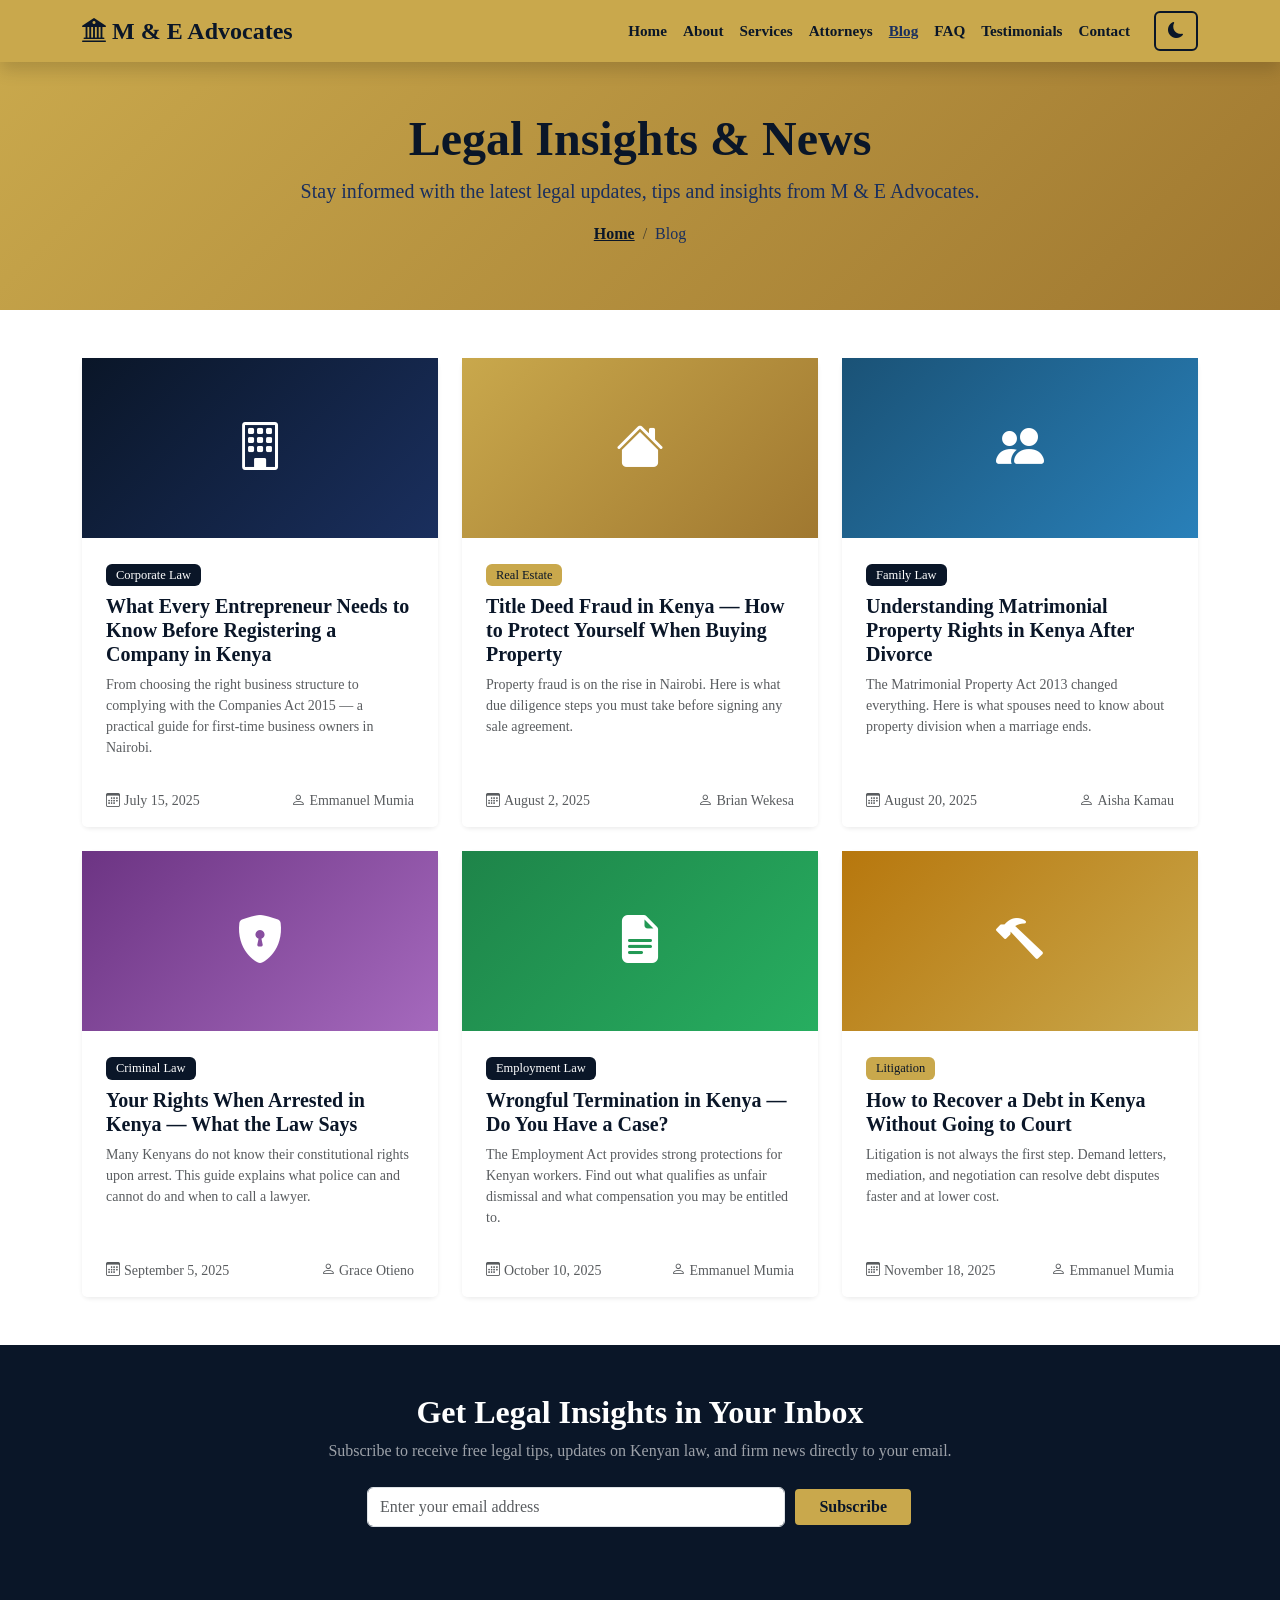
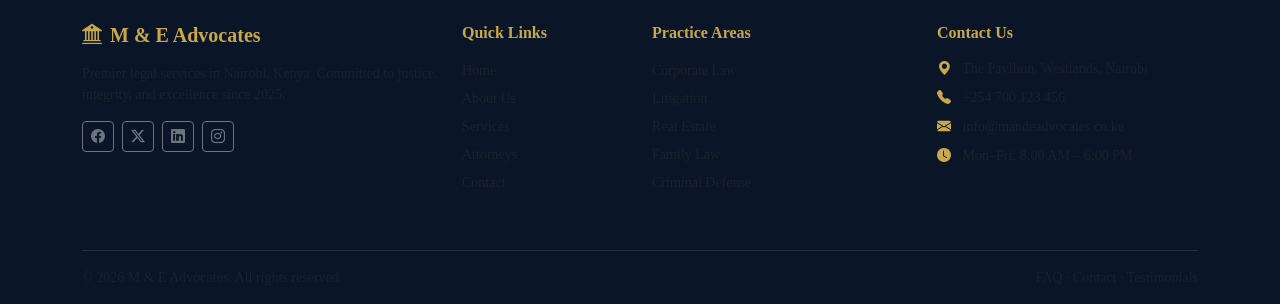
<file: blog.html>
<!DOCTYPE html>
<html lang="en">
<head>
  <meta charset="UTF-8" />
  <meta name="viewport" content="width=device-width, initial-scale=1.0" />
  <meta name="description" content="Read the latest legal news, updates and insights from M & E Advocates based in Westlands Nairobi." />
  <title>M & E Advocates | Blog</title>

  <link href="https://cdn.jsdelivr.net/npm/bootstrap@5.3.0/dist/css/bootstrap.min.css" rel="stylesheet" />
  <link href="https://cdn.jsdelivr.net/npm/bootstrap-icons@1.10.5/font/bootstrap-icons.css" rel="stylesheet" />
  <link rel="stylesheet" href="style.css" />
</head>
<body>

  <!-- ========== NAVBAR ========== -->
  <nav class="navbar navbar-expand-lg sticky-top shadow">
    <div class="container">
      <a class="navbar-brand fw-bold fs-4" href="index.html">
        <i class="bi bi-bank2"></i> M & E <span>Advocates</span>
      </a>
      <button class="navbar-toggler border-0" type="button"
        data-bs-toggle="collapse" data-bs-target="#navMenu">
        <span class="navbar-toggler-icon"></span>
      </button>
      <div class="collapse navbar-collapse" id="navMenu">
        <ul class="navbar-nav ms-auto">
          <li class="nav-item"><a class="nav-link" href="index.html">Home</a></li>
          <li class="nav-item"><a class="nav-link" href="about.html">About</a></li>
          <li class="nav-item"><a class="nav-link" href="services.html">Services</a></li>
          <li class="nav-item"><a class="nav-link" href="attorneys.html">Attorneys</a></li>
          <li class="nav-item"><a class="nav-link active" href="blog.html">Blog</a></li>
          <li class="nav-item"><a class="nav-link" href="faq.html">FAQ</a></li>
          <li class="nav-item"><a class="nav-link" href="testimonials.html">Testimonials</a></li>
          <li class="nav-item"><a class="nav-link" href="contact.html">Contact</a></li>
        </ul>
        <button class="btn btn-outline-navy ms-3" id="darkModeBtn"
          aria-label="Toggle dark mode">
          <i class="bi bi-moon-fill"></i>
        </button>
      </div>
    </div>
  </nav>

  <!-- ========== PAGE HEADER ========== -->
  <section class="page-header text-center py-5">
    <div class="container">
      <h1 class="fw-bold display-5">Legal Insights & News</h1>
      <p class="lead">Stay informed with the latest legal updates, tips and insights from M & E Advocates.</p>
      <nav aria-label="breadcrumb">
        <ol class="breadcrumb justify-content-center">
          <li class="breadcrumb-item"><a href="index.html">Home</a></li>
          <li class="breadcrumb-item active">Blog</li>
        </ol>
      </nav>
    </div>
  </section>
<!-- ========== BLOG GRID ========== -->
  <section class="py-5">
    <div class="container">
      <div class="row g-4">

        <!-- Post 1 -->
        <div class="col-md-4">
          <div class="card h-100 border-0 shadow-sm">
            <div class="d-flex align-items-center justify-content-center"
              style="height:180px;background:linear-gradient(135deg,
              var(--navy) 0%, var(--navy-light) 100%);">
              <i class="bi bi-building text-white" style="font-size:3rem;"></i>
            </div>
            <div class="card-body p-4">
              <span class="badge mb-2" style="background-color:var(--navy);">
                Corporate Law
              </span>
              <h5 class="card-title fw-bold text-navy">
                What Every Entrepreneur Needs to Know Before Registering a Company in Kenya
              </h5>
              <p class="card-text text-muted small">
                From choosing the right business structure to complying
                with the Companies Act 2015 — a practical guide for
                first-time business owners in Nairobi.
              </p>
            </div>
            <div class="card-footer bg-white border-0 d-flex
              justify-content-between align-items-center px-4 pb-3">
              <small class="text-muted">
                <i class="bi bi-calendar3 me-1"></i>July 15, 2025
              </small>
              <small class="text-muted">
                <i class="bi bi-person me-1"></i>Emmanuel Mumia
              </small>
            </div>
          </div>
        </div>

        <!-- Post 2 -->
        <div class="col-md-4">
          <div class="card h-100 border-0 shadow-sm">
            <div class="d-flex align-items-center justify-content-center"
              style="height:180px;background:linear-gradient(135deg,
              var(--gold) 0%, var(--gold-dark) 100%);">
              <i class="bi bi-house-fill text-white" style="font-size:3rem;"></i>
            </div>
            <div class="card-body p-4">
              <span class="badge mb-2"
                style="background-color:var(--gold);color:var(--navy);">
                Real Estate
              </span>
              <h5 class="card-title fw-bold text-navy">
                Title Deed Fraud in Kenya — How to Protect Yourself When Buying Property
              </h5>
              <p class="card-text text-muted small">
                Property fraud is on the rise in Nairobi. Here is
                what due diligence steps you must take before
                signing any sale agreement.
              </p>
            </div>
            <div class="card-footer bg-white border-0 d-flex
              justify-content-between align-items-center px-4 pb-3">
              <small class="text-muted">
                <i class="bi bi-calendar3 me-1"></i>August 2, 2025
              </small>
              <small class="text-muted">
                <i class="bi bi-person me-1"></i>Brian Wekesa
              </small>
            </div>
          </div>
        </div>

        <!-- Post 3 -->
        <div class="col-md-4">
          <div class="card h-100 border-0 shadow-sm">
            <div class="d-flex align-items-center justify-content-center"
              style="height:180px;background:linear-gradient(135deg,
              #1a5276 0%, #2980b9 100%);">
              <i class="bi bi-people-fill text-white" style="font-size:3rem;"></i>
            </div>
            <div class="card-body p-4">
              <span class="badge mb-2" style="background-color:var(--navy);">
                Family Law
              </span>
              <h5 class="card-title fw-bold text-navy">
                Understanding Matrimonial Property Rights in Kenya After Divorce
              </h5>
              <p class="card-text text-muted small">
                The Matrimonial Property Act 2013 changed everything.
                Here is what spouses need to know about property
                division when a marriage ends.
              </p>
            </div>
            <div class="card-footer bg-white border-0 d-flex
              justify-content-between align-items-center px-4 pb-3">
              <small class="text-muted">
                <i class="bi bi-calendar3 me-1"></i>August 20, 2025
              </small>
              <small class="text-muted">
                <i class="bi bi-person me-1"></i>Aisha Kamau
              </small>
            </div>
          </div>
        </div>
        <!-- Post 4 -->
        <div class="col-md-4">
          <div class="card h-100 border-0 shadow-sm">
            <div class="d-flex align-items-center justify-content-center"
              style="height:180px;background:linear-gradient(135deg,
              #6c3483 0%, #a569bd 100%);">
              <i class="bi bi-shield-lock-fill text-white" style="font-size:3rem;"></i>
            </div>
            <div class="card-body p-4">
              <span class="badge mb-2" style="background-color:var(--navy);">
                Criminal Law
              </span>
              <h5 class="card-title fw-bold text-navy">
                Your Rights When Arrested in Kenya — What the Law Says
              </h5>
              <p class="card-text text-muted small">
                Many Kenyans do not know their constitutional rights
                upon arrest. This guide explains what police can and
                cannot do and when to call a lawyer.
              </p>
            </div>
            <div class="card-footer bg-white border-0 d-flex
              justify-content-between align-items-center px-4 pb-3">
              <small class="text-muted">
                <i class="bi bi-calendar3 me-1"></i>September 5, 2025
              </small>
              <small class="text-muted">
                <i class="bi bi-person me-1"></i>Grace Otieno
              </small>
            </div>
          </div>
        </div>

        <!-- Post 5 -->
        <div class="col-md-4">
          <div class="card h-100 border-0 shadow-sm">
            <div class="d-flex align-items-center justify-content-center"
              style="height:180px;background:linear-gradient(135deg,
              #1e8449 0%, #27ae60 100%);">
              <i class="bi bi-file-earmark-text-fill text-white"
                style="font-size:3rem;"></i>
            </div>
            <div class="card-body p-4">
              <span class="badge mb-2" style="background-color:var(--navy);">
                Employment Law
              </span>
              <h5 class="card-title fw-bold text-navy">
                Wrongful Termination in Kenya — Do You Have a Case?
              </h5>
              <p class="card-text text-muted small">
                The Employment Act provides strong protections for
                Kenyan workers. Find out what qualifies as unfair
                dismissal and what compensation you may be entitled to.
              </p>
            </div>
            <div class="card-footer bg-white border-0 d-flex
              justify-content-between align-items-center px-4 pb-3">
              <small class="text-muted">
                <i class="bi bi-calendar3 me-1"></i>October 10, 2025
              </small>
              <small class="text-muted">
                <i class="bi bi-person me-1"></i>Emmanuel Mumia
              </small>
            </div>
          </div>
        </div>

        <!-- Post 6 -->
        <div class="col-md-4">
          <div class="card h-100 border-0 shadow-sm">
            <div class="d-flex align-items-center justify-content-center"
              style="height:180px;background:linear-gradient(135deg,
              #b7770d 0%, var(--gold) 100%);">
              <i class="bi bi-hammer text-white" style="font-size:3rem;"></i>
            </div>
            <div class="card-body p-4">
              <span class="badge mb-2"
                style="background-color:var(--gold);color:var(--navy);">
                Litigation
              </span>
              <h5 class="card-title fw-bold text-navy">
                How to Recover a Debt in Kenya Without Going to Court
              </h5>
              <p class="card-text text-muted small">
                Litigation is not always the first step. Demand
                letters, mediation, and negotiation can resolve
                debt disputes faster and at lower cost.
              </p>
            </div>
            <div class="card-footer bg-white border-0 d-flex
              justify-content-between align-items-center px-4 pb-3">
              <small class="text-muted">
                <i class="bi bi-calendar3 me-1"></i>November 18, 2025
              </small>
              <small class="text-muted">
                <i class="bi bi-person me-1"></i>Emmanuel Mumia
              </small>
            </div>
          </div>
        </div>

      </div>
    </div>
  </section>
  <!-- ========== NEWSLETTER ========== -->
  <section class="py-5 text-center" style="background-color:var(--navy);">
    <div class="container">
      <h2 class="fw-bold text-white mb-2">Get Legal Insights in Your Inbox</h2>
      <p class="mb-4" style="color:rgba(255,255,255,0.6);">
        Subscribe to receive free legal tips, updates on Kenyan law,
        and firm news directly to your email.
      </p>
      <div class="row justify-content-center">
        <div class="col-md-6">
          <form class="d-flex gap-2" id="newsletterForm">
            <input type="email" class="form-control" id="newsletterEmail"
              placeholder="Enter your email address" required />
            <button type="submit" class="btn btn-gold fw-semibold px-4">
              Subscribe
            </button>
          </form>
          <p class="small mt-2 mb-0 d-none" id="newsletterMsg"
            style="color:var(--gold);">
            <i class="bi bi-check-circle-fill me-1"></i>
            Thank you for subscribing!
          </p>
        </div>
      </div>
    </div>
  </section>
  <!-- ========== FOOTER ========== -->
  <footer class="pt-5 pb-3">
    <div class="container">
      <div class="row g-4">
        <div class="col-md-4 mb-3">
          <h5 class="fw-bold mb-3" style="color: var(--gold);">
            <i class="bi bi-bank2 me-2"></i>M & E Advocates
          </h5>
          <p class="text-muted small">
            Premier legal services in Nairobi, Kenya. Committed to
            justice, integrity, and excellence since 2025.
          </p>
          <div class="d-flex gap-2 mt-3">
            <a href="#" class="btn btn-sm btn-outline-secondary"><i class="bi bi-facebook"></i></a>
            <a href="#" class="btn btn-sm btn-outline-secondary"><i class="bi bi-twitter-x"></i></a>
            <a href="#" class="btn btn-sm btn-outline-secondary"><i class="bi bi-linkedin"></i></a>
            <a href="#" class="btn btn-sm btn-outline-secondary"><i class="bi bi-instagram"></i></a>
          </div>
        </div>
        <div class="col-md-2 mb-3">
          <h6 class="fw-bold mb-3" style="color: var(--gold);">Quick Links</h6>
          <ul class="list-unstyled">
            <li class="mb-1"><a href="index.html" class="text-muted text-decoration-none small">Home</a></li>
            <li class="mb-1"><a href="about.html" class="text-muted text-decoration-none small">About Us</a></li>
            <li class="mb-1"><a href="services.html" class="text-muted text-decoration-none small">Services</a></li>
            <li class="mb-1"><a href="attorneys.html" class="text-muted text-decoration-none small">Attorneys</a></li>
            <li class="mb-1"><a href="contact.html" class="text-muted text-decoration-none small">Contact</a></li>
          </ul>
        </div>
        <div class="col-md-3 mb-3">
          <h6 class="fw-bold mb-3" style="color: var(--gold);">Practice Areas</h6>
          <ul class="list-unstyled">
            <li class="mb-1"><a href="services.html" class="text-muted text-decoration-none small">Corporate Law</a></li>
            <li class="mb-1"><a href="services.html" class="text-muted text-decoration-none small">Litigation</a></li>
            <li class="mb-1"><a href="services.html" class="text-muted text-decoration-none small">Real Estate</a></li>
            <li class="mb-1"><a href="services.html" class="text-muted text-decoration-none small">Family Law</a></li>
            <li class="mb-1"><a href="services.html" class="text-muted text-decoration-none small">Criminal Defense</a></li>
          </ul>
        </div>
        <div class="col-md-3 mb-3">
          <h6 class="fw-bold mb-3" style="color: var(--gold);">Contact Us</h6>
          <p class="text-muted small mb-2">
            <i class="bi bi-geo-alt-fill me-2" style="color: var(--gold);"></i>
            The Pavilion, Westlands, Nairobi
          </p>
          <p class="text-muted small mb-2">
            <i class="bi bi-telephone-fill me-2" style="color: var(--gold);"></i>
            +254 700 123 456
          </p>
          <p class="text-muted small mb-2">
            <i class="bi bi-envelope-fill me-2" style="color: var(--gold);"></i>
            info@mandeadvocates.co.ke
          </p>
          <p class="text-muted small mb-0">
            <i class="bi bi-clock-fill me-2" style="color: var(--gold);"></i>
            Mon–Fri: 8:00 AM – 6:00 PM
          </p>
        </div>
      </div>
      <hr class="border-secondary mt-4" />
      <div class="row align-items-center">
        <div class="col-md-6">
          <p class="text-muted small mb-0">
            &copy; 2026 M & E Advocates. All rights reserved.
          </p>
        </div>
        <div class="col-md-6 text-md-end">
          <p class="text-muted small mb-0">
            <a href="faq.html" class="text-muted text-decoration-none">FAQ</a> ·
            <a href="contact.html" class="text-muted text-decoration-none">Contact</a> ·
            <a href="testimonials.html" class="text-muted text-decoration-none">Testimonials</a>
          </p>
        </div>
      </div>
    </div>
  </footer>

  <!-- Back to Top -->
  <button id="backToTop" aria-label="Back to top">
    <i class="bi bi-arrow-up"></i>
  </button>
  <!-- Bootstrap JS -->
  <script src="https://cdn.jsdelivr.net/npm/bootstrap@5.3.0/dist/js/bootstrap.bundle.min.js"></script>
  <script src="js/main.js"></script>
</body>
</html>
</file>
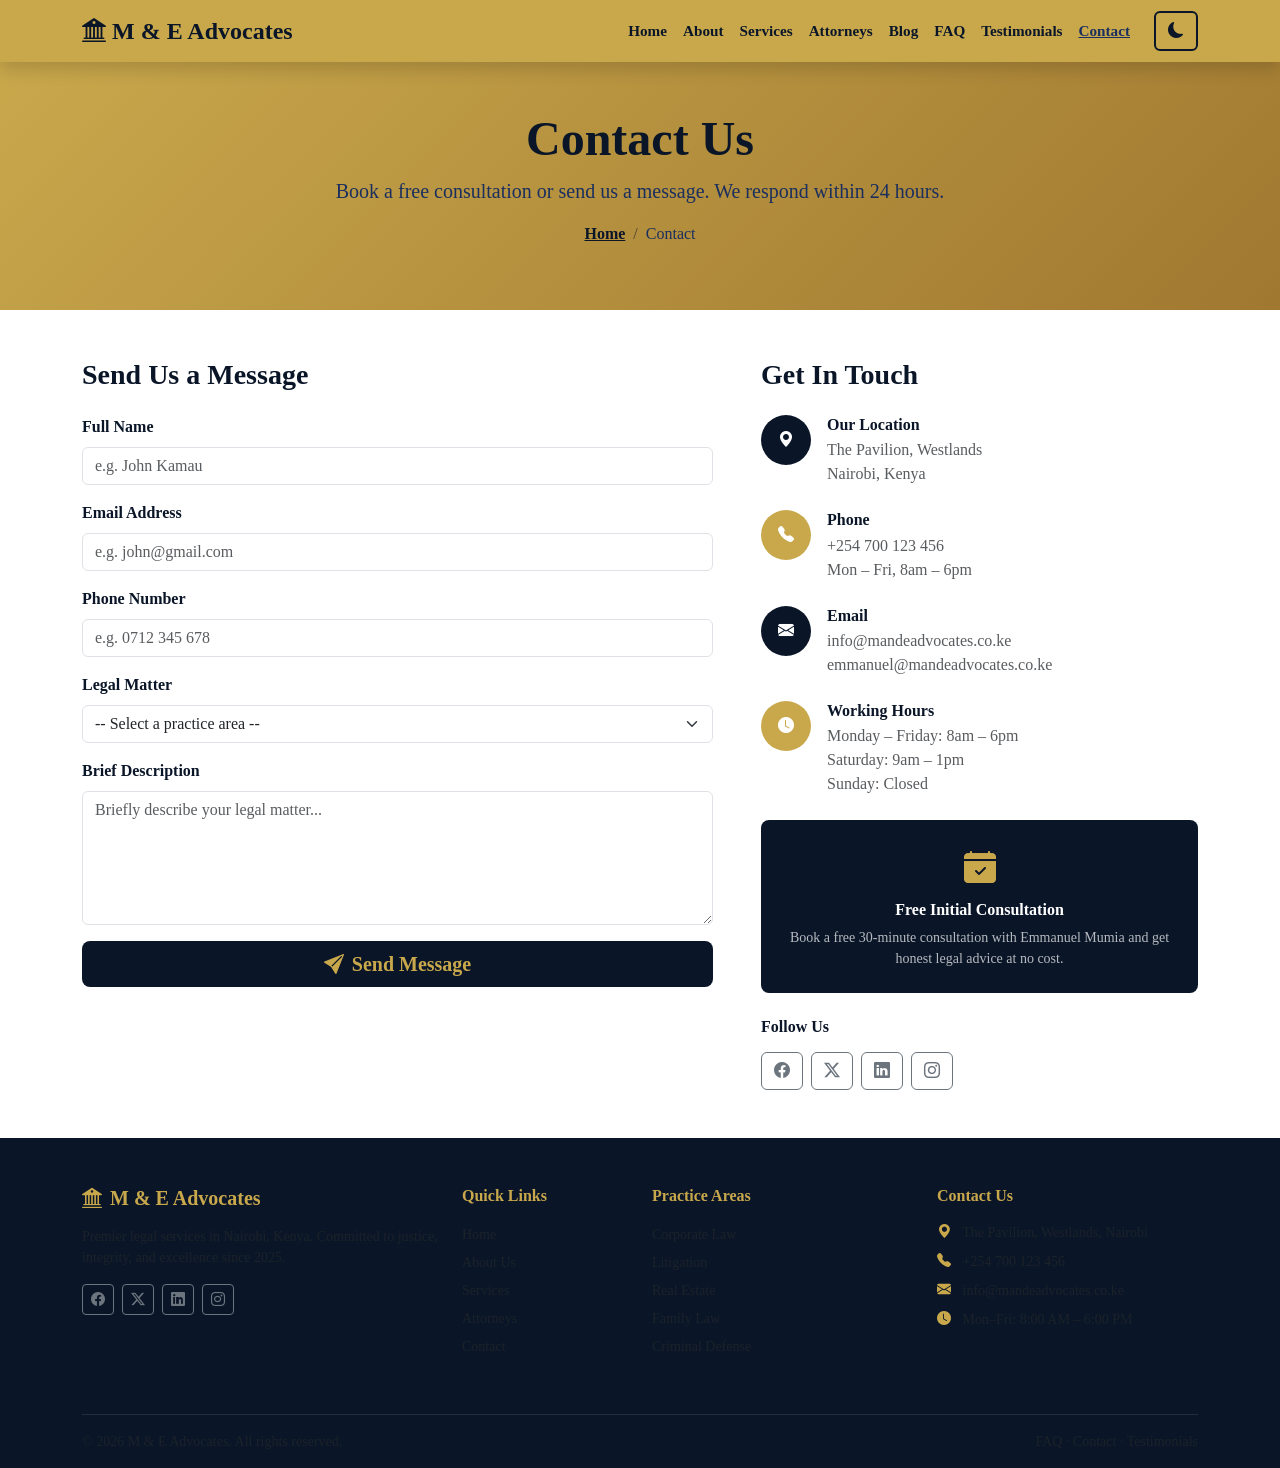
<file: contact.html>
<!DOCTYPE html>
<html lang="en">
<head>
  <meta charset="UTF-8" />
  <meta name="viewport" content="width=device-width, initial-scale=1.0" />
  <meta name="description" content="Contact M & E Advocates at The Pavilion Westlands Nairobi. Book a free legal consultation today." />
  <title>M & E Advocates | Contact Us</title>

  <link href="https://cdn.jsdelivr.net/npm/bootstrap@5.3.0/dist/css/bootstrap.min.css" rel="stylesheet" />
  <link href="https://cdn.jsdelivr.net/npm/bootstrap-icons@1.10.5/font/bootstrap-icons.css" rel="stylesheet" />
  <link rel="stylesheet" href="style.css" />
</head>
<body>

  <!-- ========== NAVBAR ========== -->
  <nav class="navbar navbar-expand-lg sticky-top shadow">
    <div class="container">
      <a class="navbar-brand fw-bold fs-4" href="index.html">
        <i class="bi bi-bank2"></i> M & E <span>Advocates</span>
      </a>
      <button class="navbar-toggler border-0" type="button"
        data-bs-toggle="collapse" data-bs-target="#navMenu">
        <span class="navbar-toggler-icon"></span>
      </button>
      <div class="collapse navbar-collapse" id="navMenu">
        <ul class="navbar-nav ms-auto">
          <li class="nav-item"><a class="nav-link" href="index.html">Home</a></li>
          <li class="nav-item"><a class="nav-link" href="about.html">About</a></li>
          <li class="nav-item"><a class="nav-link" href="services.html">Services</a></li>
          <li class="nav-item"><a class="nav-link" href="attorneys.html">Attorneys</a></li>
          <li class="nav-item"><a class="nav-link" href="blog.html">Blog</a></li>
          <li class="nav-item"><a class="nav-link" href="faq.html">FAQ</a></li>
          <li class="nav-item"><a class="nav-link" href="testimonials.html">Testimonials</a></li>
          <li class="nav-item"><a class="nav-link active" href="contact.html">Contact</a></li>
        </ul>
        <button class="btn btn-outline-navy ms-3" id="darkModeBtn"
          aria-label="Toggle dark mode">
          <i class="bi bi-moon-fill"></i>
        </button>
      </div>
    </div>
  </nav>

  <!-- ========== PAGE HEADER ========== -->
  <section class="page-header text-center py-5">
    <div class="container">
      <h1 class="fw-bold display-5">Contact Us</h1>
      <p class="lead">Book a free consultation or send us a message. We respond within 24 hours.</p>
      <nav aria-label="breadcrumb">
        <ol class="breadcrumb justify-content-center">
          <li class="breadcrumb-item"><a href="index.html">Home</a></li>
          <li class="breadcrumb-item active">Contact</li>
        </ol>
      </nav>
    </div>
  </section>

  <!-- ========== CONTACT SECTION ========== -->
  <section class="py-5">
    <div class="container">
      <div class="row g-5">

        <!-- Left: Form -->
        <div class="col-md-7">
          <h3 class="fw-bold text-navy mb-4">Send Us a Message</h3>
          <form id="contactForm" novalidate>

            <!-- Name -->
            <div class="mb-3">
              <label for="name" class="form-label fw-semibold text-navy">
                Full Name
              </label>
              <input type="text" class="form-control" id="name"
                placeholder="e.g. John Kamau" />
              <div class="invalid-feedback">Please enter your full name.</div>
            </div>

            <!-- Email -->
            <div class="mb-3">
              <label for="email" class="form-label fw-semibold text-navy">
                Email Address
              </label>
              <input type="email" class="form-control" id="email"
                placeholder="e.g. john@gmail.com" />
              <div class="invalid-feedback">Please enter a valid email address.</div>
            </div>

            <!-- Phone -->
            <div class="mb-3">
              <label for="phone" class="form-label fw-semibold text-navy">
                Phone Number
              </label>
              <input type="tel" class="form-control" id="phone"
                placeholder="e.g. 0712 345 678" />
              <div class="invalid-feedback">
                Please enter a valid Kenyan phone number.
              </div>
            </div>

            <!-- Service -->
            <div class="mb-3">
              <label for="subject" class="form-label fw-semibold text-navy">
                Legal Matter
              </label>
              <select class="form-select" id="subject">
                <option value="">-- Select a practice area --</option>
                <option value="corporate">Corporate Law</option>
                <option value="litigation">Litigation</option>
                <option value="realestate">Real Estate & Conveyancing</option>
                <option value="family">Family Law</option>
                <option value="criminal">Criminal Defense</option>
                <option value="employment">Employment Law</option>
                <option value="other">Other</option>
              </select>
              <div class="invalid-feedback">Please select a legal matter.</div>
            </div>

            <!-- Message -->
            <div class="mb-3">
              <label for="message" class="form-label fw-semibold text-navy">
                Brief Description
              </label>
              <textarea class="form-control" id="message" rows="5"
                placeholder="Briefly describe your legal matter..."></textarea>
              <div class="invalid-feedback">
                Please enter a description (at least 20 characters).
              </div>
            </div>

            <!-- Submit -->
            <button type="submit" class="btn btn-navy btn-lg w-100">
              <i class="bi bi-send-fill me-2"></i>Send Message
            </button>

            <!-- Success -->
            <div class="alert mt-3 d-none" id="successMsg"
              style="background-color:var(--gold);color:var(--navy);">
              <i class="bi bi-check-circle-fill me-2"></i>
              Thank you! We have received your message and will get
              back to you within 24 hours.
            </div>

          </form>
        </div>

        <!-- Right: Contact Info -->
        <div class="col-md-5">
          <h3 class="fw-bold text-navy mb-4">Get In Touch</h3>

          <div class="d-flex mb-4">
            <div class="rounded-circle d-flex align-items-center
              justify-content-center me-3 text-white flex-shrink-0"
              style="width:50px;height:50px;background-color:var(--navy);">
              <i class="bi bi-geo-alt-fill"></i>
            </div>
            <div>
              <h6 class="fw-bold text-navy mb-1">Our Location</h6>
              <p class="text-muted mb-0">
                The Pavilion, Westlands<br>Nairobi, Kenya
              </p>
            </div>
          </div>

          <div class="d-flex mb-4">
            <div class="rounded-circle d-flex align-items-center
              justify-content-center me-3 text-white flex-shrink-0"
              style="width:50px;height:50px;background-color:var(--gold);">
              <i class="bi bi-telephone-fill"></i>
            </div>
            <div>
              <h6 class="fw-bold text-navy mb-1">Phone</h6>
              <p class="text-muted mb-0">
                +254 700 123 456<br>
                Mon – Fri, 8am – 6pm
              </p>
            </div>
          </div>

          <div class="d-flex mb-4">
            <div class="rounded-circle d-flex align-items-center
              justify-content-center me-3 text-white flex-shrink-0"
              style="width:50px;height:50px;background-color:var(--navy);">
              <i class="bi bi-envelope-fill"></i>
            </div>
            <div>
              <h6 class="fw-bold text-navy mb-1">Email</h6>
              <p class="text-muted mb-0">
                info@mandeadvocates.co.ke<br>
                emmanuel@mandeadvocates.co.ke
              </p>
            </div>
          </div>

          <div class="d-flex mb-4">
            <div class="rounded-circle d-flex align-items-center
              justify-content-center me-3 text-white flex-shrink-0"
              style="width:50px;height:50px;background-color:var(--gold);">
              <i class="bi bi-clock-fill"></i>
            </div>
            <div>
              <h6 class="fw-bold text-navy mb-1">Working Hours</h6>
              <p class="text-muted mb-0">
                Monday – Friday: 8am – 6pm<br>
                Saturday: 9am – 1pm<br>
                Sunday: Closed
              </p>
            </div>
          </div>

          <!-- Free Consultation Card -->
          <div class="card border-0 p-4 mt-2 text-center"
            style="background-color:var(--navy);">
            <i class="bi bi-calendar-check-fill mb-2 fs-2"
              style="color:var(--gold);"></i>
            <h6 class="fw-bold text-white mb-2">Free Initial Consultation</h6>
            <p class="small mb-0" style="color:rgba(255,255,255,0.7);">
              Book a free 30-minute consultation with Emmanuel Mumia
              and get honest legal advice at no cost.
            </p>
          </div>

          <!-- Social Media -->
          <h6 class="fw-bold text-navy mt-4 mb-3">Follow Us</h6>
          <div class="d-flex gap-2">
            <a href="#" class="btn btn-outline-secondary">
              <i class="bi bi-facebook"></i>
            </a>
            <a href="#" class="btn btn-outline-secondary">
              <i class="bi bi-twitter-x"></i>
            </a>
            <a href="#" class="btn btn-outline-secondary">
              <i class="bi bi-linkedin"></i>
            </a>
            <a href="#" class="btn btn-outline-secondary">
              <i class="bi bi-instagram"></i>
            </a>
          </div>

        </div>
      </div>
    </div>
  </section>

<!-- ========== FOOTER ========== -->
  <footer class="pt-5 pb-3">
    <div class="container">
      <div class="row g-4">
        <div class="col-md-4 mb-3">
          <h5 class="fw-bold mb-3" style="color: var(--gold);">
            <i class="bi bi-bank2 me-2"></i>M & E Advocates
          </h5>
          <p class="text-muted small">
            Premier legal services in Nairobi, Kenya. Committed to
            justice, integrity, and excellence since 2025.
          </p>
          <div class="d-flex gap-2 mt-3">
            <a href="#" class="btn btn-sm btn-outline-secondary"><i class="bi bi-facebook"></i></a>
            <a href="#" class="btn btn-sm btn-outline-secondary"><i class="bi bi-twitter-x"></i></a>
            <a href="#" class="btn btn-sm btn-outline-secondary"><i class="bi bi-linkedin"></i></a>
            <a href="#" class="btn btn-sm btn-outline-secondary"><i class="bi bi-instagram"></i></a>
          </div>
        </div>
        <div class="col-md-2 mb-3">
          <h6 class="fw-bold mb-3" style="color: var(--gold);">Quick Links</h6>
          <ul class="list-unstyled">
            <li class="mb-1"><a href="index.html" class="text-muted text-decoration-none small">Home</a></li>
            <li class="mb-1"><a href="about.html" class="text-muted text-decoration-none small">About Us</a></li>
            <li class="mb-1"><a href="services.html" class="text-muted text-decoration-none small">Services</a></li>
            <li class="mb-1"><a href="attorneys.html" class="text-muted text-decoration-none small">Attorneys</a></li>
            <li class="mb-1"><a href="contact.html" class="text-muted text-decoration-none small">Contact</a></li>
          </ul>
        </div>
        <div class="col-md-3 mb-3">
          <h6 class="fw-bold mb-3" style="color: var(--gold);">Practice Areas</h6>
          <ul class="list-unstyled">
            <li class="mb-1"><a href="services.html" class="text-muted text-decoration-none small">Corporate Law</a></li>
            <li class="mb-1"><a href="services.html" class="text-muted text-decoration-none small">Litigation</a></li>
            <li class="mb-1"><a href="services.html" class="text-muted text-decoration-none small">Real Estate</a></li>
            <li class="mb-1"><a href="services.html" class="text-muted text-decoration-none small">Family Law</a></li>
            <li class="mb-1"><a href="services.html" class="text-muted text-decoration-none small">Criminal Defense</a></li>
          </ul>
        </div>
        <div class="col-md-3 mb-3">
          <h6 class="fw-bold mb-3" style="color: var(--gold);">Contact Us</h6>
          <p class="text-muted small mb-2">
            <i class="bi bi-geo-alt-fill me-2" style="color: var(--gold);"></i>
            The Pavilion, Westlands, Nairobi
          </p>
          <p class="text-muted small mb-2">
            <i class="bi bi-telephone-fill me-2" style="color: var(--gold);"></i>
            +254 700 123 456
          </p>
          <p class="text-muted small mb-2">
            <i class="bi bi-envelope-fill me-2" style="color: var(--gold);"></i>
            info@mandeadvocates.co.ke
          </p>
          <p class="text-muted small mb-0">
            <i class="bi bi-clock-fill me-2" style="color: var(--gold);"></i>
            Mon–Fri: 8:00 AM – 6:00 PM
          </p>
        </div>
      </div>
      <hr class="border-secondary mt-4" />
      <div class="row align-items-center">
        <div class="col-md-6">
          <p class="text-muted small mb-0">
            &copy; 2026 M & E Advocates. All rights reserved.
          </p>
        </div>
        <div class="col-md-6 text-md-end">
          <p class="text-muted small mb-0">
            <a href="faq.html" class="text-muted text-decoration-none">FAQ</a> ·
            <a href="contact.html" class="text-muted text-decoration-none">Contact</a> ·
            <a href="testimonials.html" class="text-muted text-decoration-none">Testimonials</a>
          </p>
        </div>
      </div>
    </div>
  </footer>

  <!-- Back to Top -->
  <button id="backToTop" aria-label="Back to top">
    <i class="bi bi-arrow-up"></i>
  </button>
  <!-- Bootstrap JS -->
  <script src="https://cdn.jsdelivr.net/npm/bootstrap@5.3.0/dist/js/bootstrap.bundle.min.js"></script>
  <script src="js/main.js"></script>
</body>
</html>
</file>
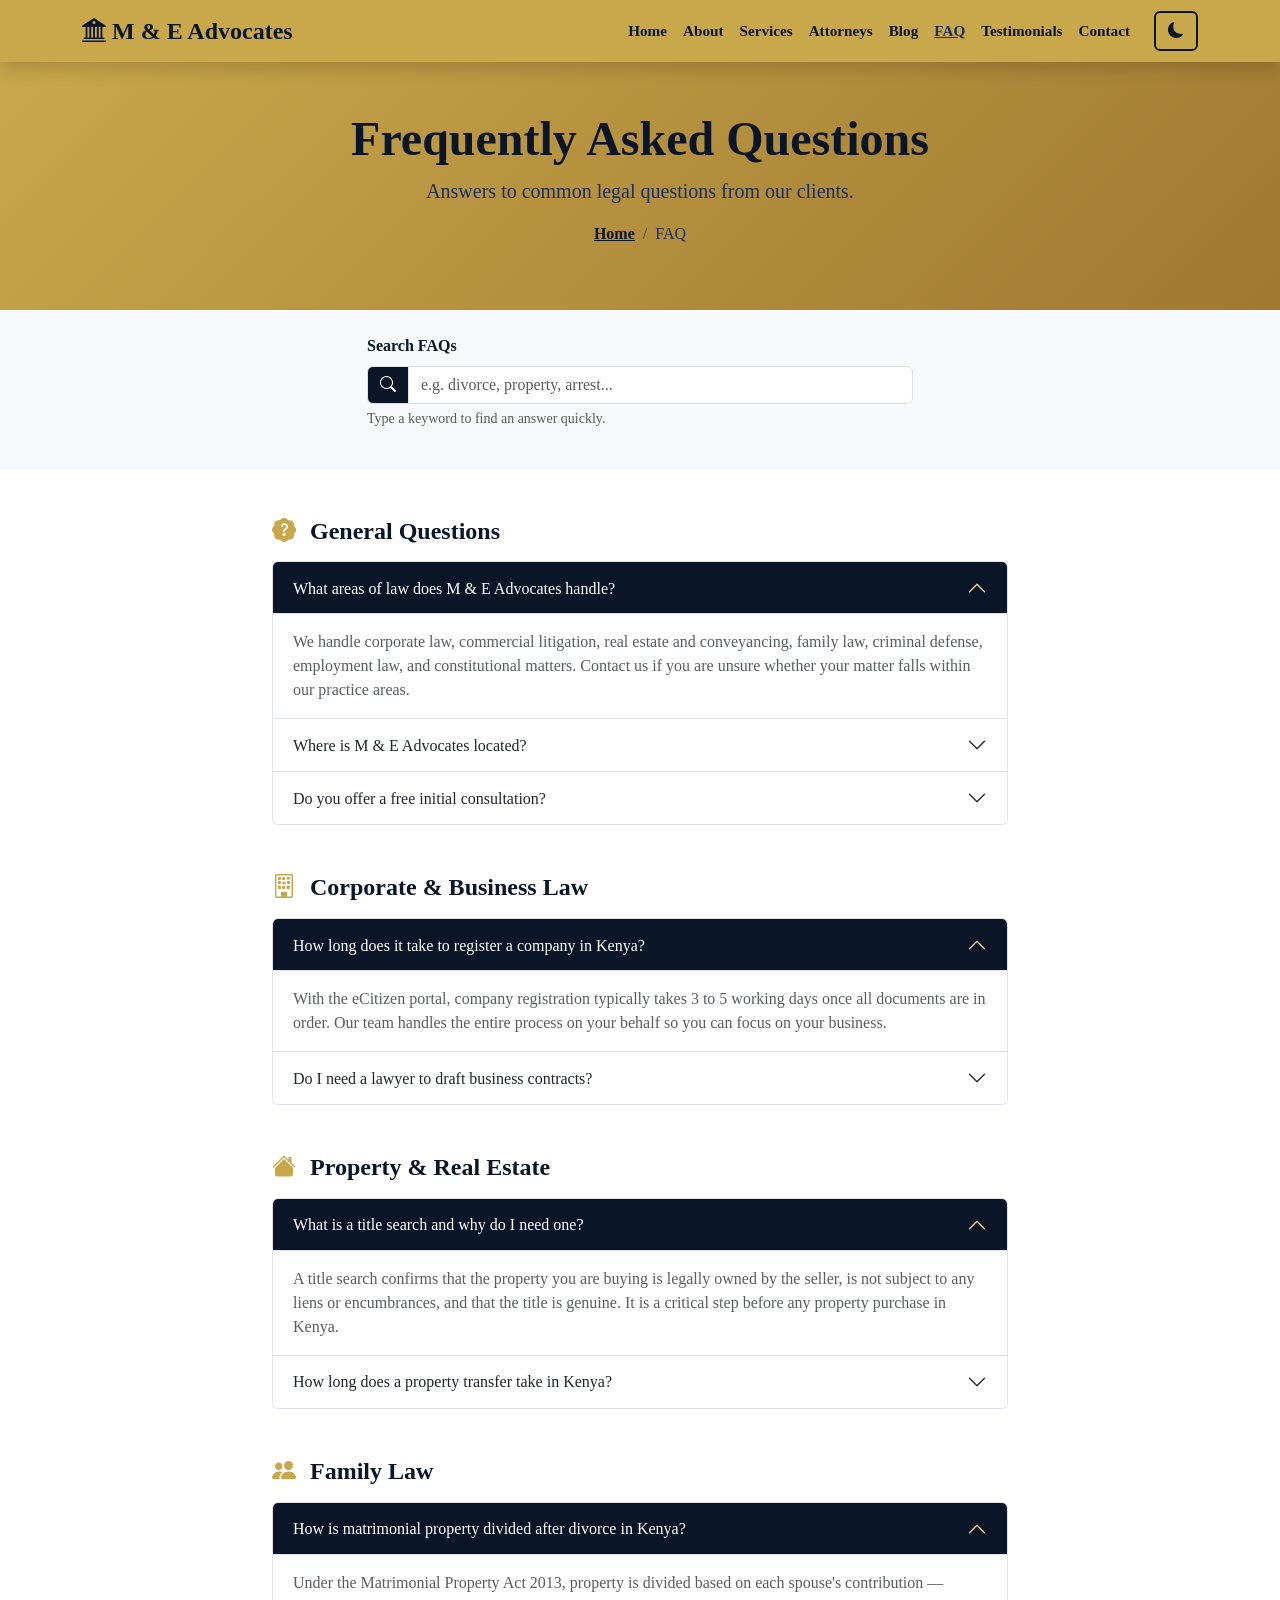
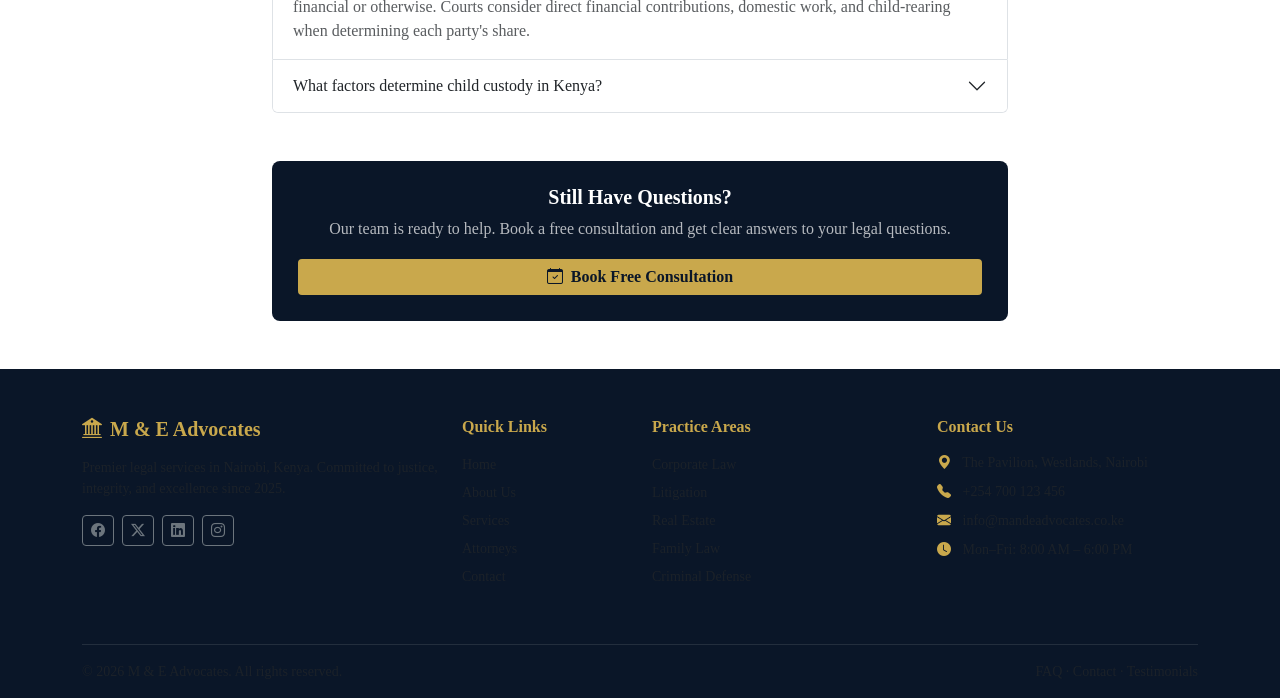
<file: faq.html>
<!DOCTYPE html>
<html lang="en">
<head>
  <meta charset="UTF-8" />
  <meta name="viewport" content="width=device-width, initial-scale=1.0" />
  <meta name="description" content="Frequently asked legal questions answered by M & E Advocates, Westlands Nairobi." />
  <title>M & E Advocates | FAQ</title>

  <link href="https://cdn.jsdelivr.net/npm/bootstrap@5.3.0/dist/css/bootstrap.min.css" rel="stylesheet" />
  <link href="https://cdn.jsdelivr.net/npm/bootstrap-icons@1.10.5/font/bootstrap-icons.css" rel="stylesheet" />
  <link rel="stylesheet" href="style.css" />
</head>
<body>

  <!-- ========== NAVBAR ========== -->
  <nav class="navbar navbar-expand-lg sticky-top shadow">
    <div class="container">
      <a class="navbar-brand fw-bold fs-4" href="index.html">
        <i class="bi bi-bank2"></i> M & E <span>Advocates</span>
      </a>
      <button class="navbar-toggler border-0" type="button"
        data-bs-toggle="collapse" data-bs-target="#navMenu">
        <span class="navbar-toggler-icon"></span>
      </button>
      <div class="collapse navbar-collapse" id="navMenu">
        <ul class="navbar-nav ms-auto">
          <li class="nav-item"><a class="nav-link" href="index.html">Home</a></li>
          <li class="nav-item"><a class="nav-link" href="about.html">About</a></li>
          <li class="nav-item"><a class="nav-link" href="services.html">Services</a></li>
          <li class="nav-item"><a class="nav-link" href="attorneys.html">Attorneys</a></li>
          <li class="nav-item"><a class="nav-link" href="blog.html">Blog</a></li>
          <li class="nav-item"><a class="nav-link active" href="faq.html">FAQ</a></li>
          <li class="nav-item"><a class="nav-link" href="testimonials.html">Testimonials</a></li>
          <li class="nav-item"><a class="nav-link" href="contact.html">Contact</a></li>
        </ul>
        <button class="btn btn-outline-navy ms-3" id="darkModeBtn"
          aria-label="Toggle dark mode">
          <i class="bi bi-moon-fill"></i>
        </button>
      </div>
    </div>
  </nav>

  <!-- ========== PAGE HEADER ========== -->
  <section class="page-header text-center py-5">
    <div class="container">
      <h1 class="fw-bold display-5">Frequently Asked Questions</h1>
      <p class="lead">Answers to common legal questions from our clients.</p>
      <nav aria-label="breadcrumb">
        <ol class="breadcrumb justify-content-center">
          <li class="breadcrumb-item"><a href="index.html">Home</a></li>
          <li class="breadcrumb-item active">FAQ</li>
        </ol>
      </nav>
    </div>
  </section>

  <!-- ========== FAQ SEARCH ========== -->
  <section class="py-4 bg-light">
    <div class="container">
      <div class="row justify-content-center">
        <div class="col-md-6">
          <label class="form-label fw-semibold text-navy">Search FAQs</label>
          <div class="input-group">
            <span class="input-group-text" style="background-color:var(--navy);">
              <i class="bi bi-search text-white"></i>
            </span>
            <input type="text" class="form-control" id="faqSearch"
              placeholder="e.g. divorce, property, arrest..." />
          </div>
          <p class="text-muted small mt-1">Type a keyword to find an answer quickly.</p>
        </div>
      </div>
    </div>
  </section>

  <!-- ========== FAQ SECTIONS ========== -->
  <section class="py-5">
    <div class="container">
      <div class="row justify-content-center">
        <div class="col-md-8">

          <!-- General -->
          <h4 class="fw-bold mb-3" style="color:var(--navy);">
            <i class="bi bi-patch-question-fill me-2" style="color:var(--gold);"></i>
            General Questions
          </h4>
          <div class="accordion mb-5" id="accordionGeneral">

            <div class="accordion-item">
              <h2 class="accordion-header">
                <button class="accordion-button" type="button"
                  data-bs-toggle="collapse" data-bs-target="#faq1">
                  What areas of law does M & E Advocates handle?
                </button>
              </h2>
              <div id="faq1" class="accordion-collapse collapse show"
                data-bs-parent="#accordionGeneral">
                <div class="accordion-body text-muted">
                  We handle corporate law, commercial litigation, real estate
                  and conveyancing, family law, criminal defense, employment
                  law, and constitutional matters. Contact us if you are
                  unsure whether your matter falls within our practice areas.
                </div>
              </div>
            </div>

            <div class="accordion-item">
              <h2 class="accordion-header">
                <button class="accordion-button collapsed" type="button"
                  data-bs-toggle="collapse" data-bs-target="#faq2">
                  Where is M & E Advocates located?
                </button>
              </h2>
              <div id="faq2" class="accordion-collapse collapse"
                data-bs-parent="#accordionGeneral">
                <div class="accordion-body text-muted">
                  Our offices are located at The Pavilion, Westlands,
                  Nairobi. We are open Monday to Friday from 8:00 AM
                  to 6:00 PM and Saturday from 9:00 AM to 1:00 PM.
                </div>
              </div>
            </div>

            <div class="accordion-item">
              <h2 class="accordion-header">
                <button class="accordion-button collapsed" type="button"
                  data-bs-toggle="collapse" data-bs-target="#faq3">
                  Do you offer a free initial consultation?
                </button>
              </h2>
              <div id="faq3" class="accordion-collapse collapse"
                data-bs-parent="#accordionGeneral">
                <div class="accordion-body text-muted">
                  Yes. We offer a free 30-minute initial consultation
                  with Emmanuel Mumia or one of our associates. This
                  allows us to understand your matter and advise you
                  on the best course of action before any commitment.
                </div>
              </div>
            </div>

          </div>

          <!-- Corporate -->
          <h4 class="fw-bold mb-3" style="color:var(--navy);">
            <i class="bi bi-building me-2" style="color:var(--gold);"></i>
            Corporate & Business Law
          </h4>
          <div class="accordion mb-5" id="accordionCorporate">

            <div class="accordion-item">
              <h2 class="accordion-header">
                <button class="accordion-button" type="button"
                  data-bs-toggle="collapse" data-bs-target="#faq4">
                  How long does it take to register a company in Kenya?
                </button>
              </h2>
              <div id="faq4" class="accordion-collapse collapse show"
                data-bs-parent="#accordionCorporate">
                <div class="accordion-body text-muted">
                  With the eCitizen portal, company registration typically
                  takes 3 to 5 working days once all documents are in order.
                  Our team handles the entire process on your behalf so you
                  can focus on your business.
                </div>
              </div>
            </div>

            <div class="accordion-item">
              <h2 class="accordion-header">
                <button class="accordion-button collapsed" type="button"
                  data-bs-toggle="collapse" data-bs-target="#faq5">
                  Do I need a lawyer to draft business contracts?
                </button>
              </h2>
              <div id="faq5" class="accordion-collapse collapse"
                data-bs-parent="#accordionCorporate">
                <div class="accordion-body text-muted">
                  While not legally required, having a lawyer draft or
                  review your contracts protects you from costly disputes
                  later. A poorly drafted contract can expose your business
                  to significant financial and legal risk.
                </div>
              </div>
            </div>

          </div>

          <!-- Property -->
          <h4 class="fw-bold mb-3" style="color:var(--navy);">
            <i class="bi bi-house-fill me-2" style="color:var(--gold);"></i>
            Property & Real Estate
          </h4>
          <div class="accordion mb-5" id="accordionProperty">

            <div class="accordion-item">
              <h2 class="accordion-header">
                <button class="accordion-button" type="button"
                  data-bs-toggle="collapse" data-bs-target="#faq6">
                  What is a title search and why do I need one?
                </button>
              </h2>
              <div id="faq6" class="accordion-collapse collapse show"
                data-bs-parent="#accordionProperty">
                <div class="accordion-body text-muted">
                  A title search confirms that the property you are buying
                  is legally owned by the seller, is not subject to any
                  liens or encumbrances, and that the title is genuine.
                  It is a critical step before any property purchase in Kenya.
                </div>
              </div>
            </div>

            <div class="accordion-item">
              <h2 class="accordion-header">
                <button class="accordion-button collapsed" type="button"
                  data-bs-toggle="collapse" data-bs-target="#faq7">
                  How long does a property transfer take in Kenya?
                </button>
              </h2>
              <div id="faq7" class="accordion-collapse collapse"
                data-bs-parent="#accordionProperty">
                <div class="accordion-body text-muted">
                  A straightforward property transfer typically takes
                  30 to 60 days depending on the Land Registry's
                  workload. Our conveyancing team actively follows
                  up to ensure your transfer is completed as quickly
                  as possible.
                </div>
              </div>
            </div>

          </div>

          <!-- Family Law -->
          <h4 class="fw-bold mb-3" style="color:var(--navy);">
            <i class="bi bi-people-fill me-2" style="color:var(--gold);"></i>
            Family Law
          </h4>
          <div class="accordion mb-5" id="accordionFamily">

            <div class="accordion-item">
              <h2 class="accordion-header">
                <button class="accordion-button" type="button"
                  data-bs-toggle="collapse" data-bs-target="#faq8">
                  How is matrimonial property divided after divorce in Kenya?
                </button>
              </h2>
              <div id="faq8" class="accordion-collapse collapse show"
                data-bs-parent="#accordionFamily">
                <div class="accordion-body text-muted">
                  Under the Matrimonial Property Act 2013, property is
                  divided based on each spouse's contribution — financial
                  or otherwise. Courts consider direct financial contributions,
                  domestic work, and child-rearing when determining each
                  party's share.
                </div>
              </div>
            </div>

            <div class="accordion-item">
              <h2 class="accordion-header">
                <button class="accordion-button collapsed" type="button"
                  data-bs-toggle="collapse" data-bs-target="#faq9">
                  What factors determine child custody in Kenya?
                </button>
              </h2>
              <div id="faq9" class="accordion-collapse collapse"
                data-bs-parent="#accordionFamily">
                <div class="accordion-body text-muted">
                  Kenyan courts always prioritize the best interests
                  of the child. Factors considered include the child's
                  age, the parent's ability to provide care, stability
                  of the home environment, and the child's own wishes
                  if they are old enough to express them.
                </div>
              </div>
            </div>

          </div>

          <!-- Still Have Questions -->
          <div class="card border-0 p-4 text-center"
            style="background-color:var(--navy);">
            <h5 class="fw-bold text-white mb-2">Still Have Questions?</h5>
            <p class="mb-3" style="color:rgba(255,255,255,0.7);">
              Our team is ready to help. Book a free consultation and
              get clear answers to your legal questions.
            </p>
            <a href="contact.html" class="btn btn-gold fw-semibold">
              <i class="bi bi-calendar-check me-2"></i>Book Free Consultation
            </a>
          </div>

        </div>
      </div>
    </div>
  </section>
  <!-- ========== FOOTER ========== -->
  <footer class="pt-5 pb-3">
    <div class="container">
      <div class="row g-4">
        <div class="col-md-4 mb-3">
          <h5 class="fw-bold mb-3" style="color: var(--gold);">
            <i class="bi bi-bank2 me-2"></i>M & E Advocates
          </h5>
          <p class="text-muted small">
            Premier legal services in Nairobi, Kenya. Committed to
            justice, integrity, and excellence since 2025.
          </p>
          <div class="d-flex gap-2 mt-3">
            <a href="#" class="btn btn-sm btn-outline-secondary"><i class="bi bi-facebook"></i></a>
            <a href="#" class="btn btn-sm btn-outline-secondary"><i class="bi bi-twitter-x"></i></a>
            <a href="#" class="btn btn-sm btn-outline-secondary"><i class="bi bi-linkedin"></i></a>
            <a href="#" class="btn btn-sm btn-outline-secondary"><i class="bi bi-instagram"></i></a>
          </div>
        </div>
        <div class="col-md-2 mb-3">
          <h6 class="fw-bold mb-3" style="color: var(--gold);">Quick Links</h6>
          <ul class="list-unstyled">
            <li class="mb-1"><a href="index.html" class="text-muted text-decoration-none small">Home</a></li>
            <li class="mb-1"><a href="about.html" class="text-muted text-decoration-none small">About Us</a></li>
            <li class="mb-1"><a href="services.html" class="text-muted text-decoration-none small">Services</a></li>
            <li class="mb-1"><a href="attorneys.html" class="text-muted text-decoration-none small">Attorneys</a></li>
            <li class="mb-1"><a href="contact.html" class="text-muted text-decoration-none small">Contact</a></li>
          </ul>
        </div>
        <div class="col-md-3 mb-3">
          <h6 class="fw-bold mb-3" style="color: var(--gold);">Practice Areas</h6>
          <ul class="list-unstyled">
            <li class="mb-1"><a href="services.html" class="text-muted text-decoration-none small">Corporate Law</a></li>
            <li class="mb-1"><a href="services.html" class="text-muted text-decoration-none small">Litigation</a></li>
            <li class="mb-1"><a href="services.html" class="text-muted text-decoration-none small">Real Estate</a></li>
            <li class="mb-1"><a href="services.html" class="text-muted text-decoration-none small">Family Law</a></li>
            <li class="mb-1"><a href="services.html" class="text-muted text-decoration-none small">Criminal Defense</a></li>
          </ul>
        </div>
        <div class="col-md-3 mb-3">
          <h6 class="fw-bold mb-3" style="color: var(--gold);">Contact Us</h6>
          <p class="text-muted small mb-2">
            <i class="bi bi-geo-alt-fill me-2" style="color: var(--gold);"></i>
            The Pavilion, Westlands, Nairobi
          </p>
          <p class="text-muted small mb-2">
            <i class="bi bi-telephone-fill me-2" style="color: var(--gold);"></i>
            +254 700 123 456
          </p>
          <p class="text-muted small mb-2">
            <i class="bi bi-envelope-fill me-2" style="color: var(--gold);"></i>
            info@mandeadvocates.co.ke
          </p>
          <p class="text-muted small mb-0">
            <i class="bi bi-clock-fill me-2" style="color: var(--gold);"></i>
            Mon–Fri: 8:00 AM – 6:00 PM
          </p>
        </div>
      </div>
      <hr class="border-secondary mt-4" />
      <div class="row align-items-center">
        <div class="col-md-6">
          <p class="text-muted small mb-0">
            &copy; 2026 M & E Advocates. All rights reserved.
          </p>
        </div>
        <div class="col-md-6 text-md-end">
          <p class="text-muted small mb-0">
            <a href="faq.html" class="text-muted text-decoration-none">FAQ</a> ·
            <a href="contact.html" class="text-muted text-decoration-none">Contact</a> ·
            <a href="testimonials.html" class="text-muted text-decoration-none">Testimonials</a>
          </p>
        </div>
      </div>
    </div>
  </footer>

  <!-- Back to Top -->
  <button id="backToTop" aria-label="Back to top">
    <i class="bi bi-arrow-up"></i>
  </button>

  <!-- Bootstrap JS -->
  <script src="https://cdn.jsdelivr.net/npm/bootstrap@5.3.0/dist/js/bootstrap.bundle.min.js"></script>
  <script src="js/main.js"></script>
</body>
</html>
</file>
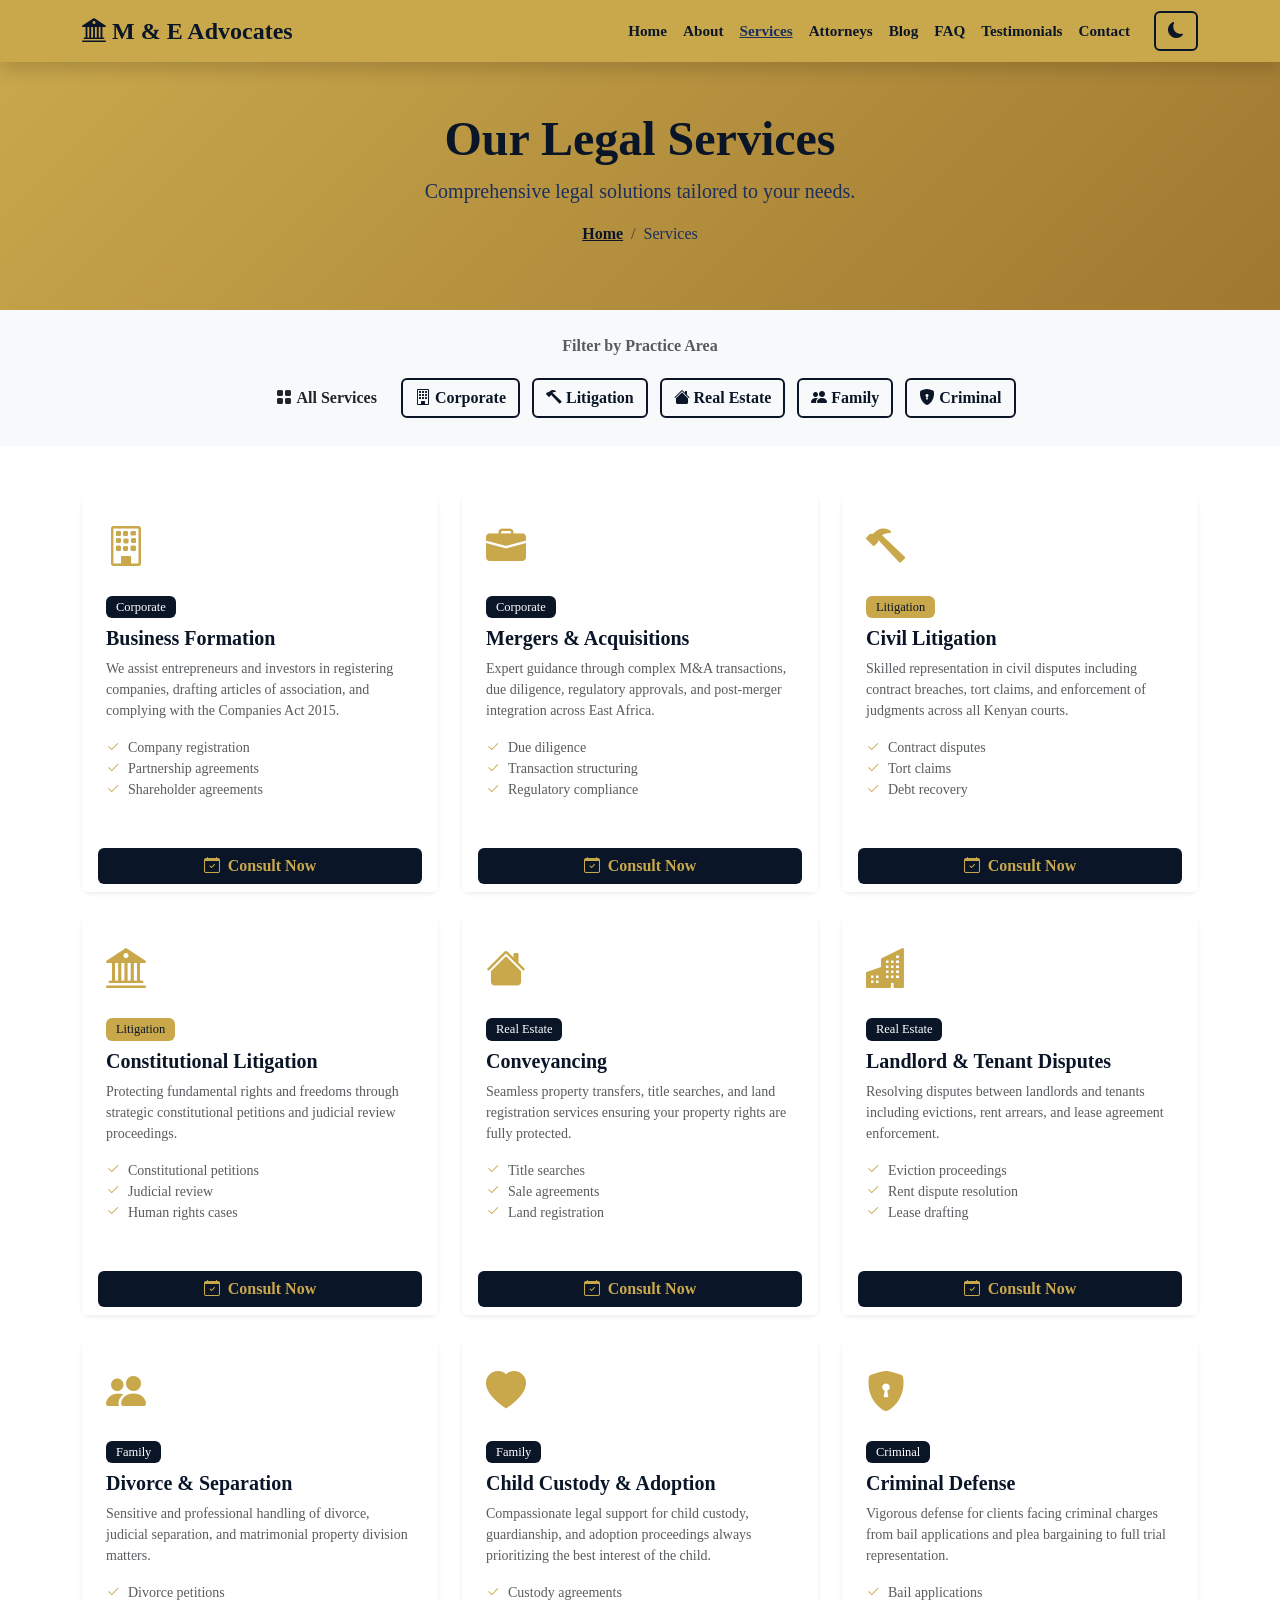
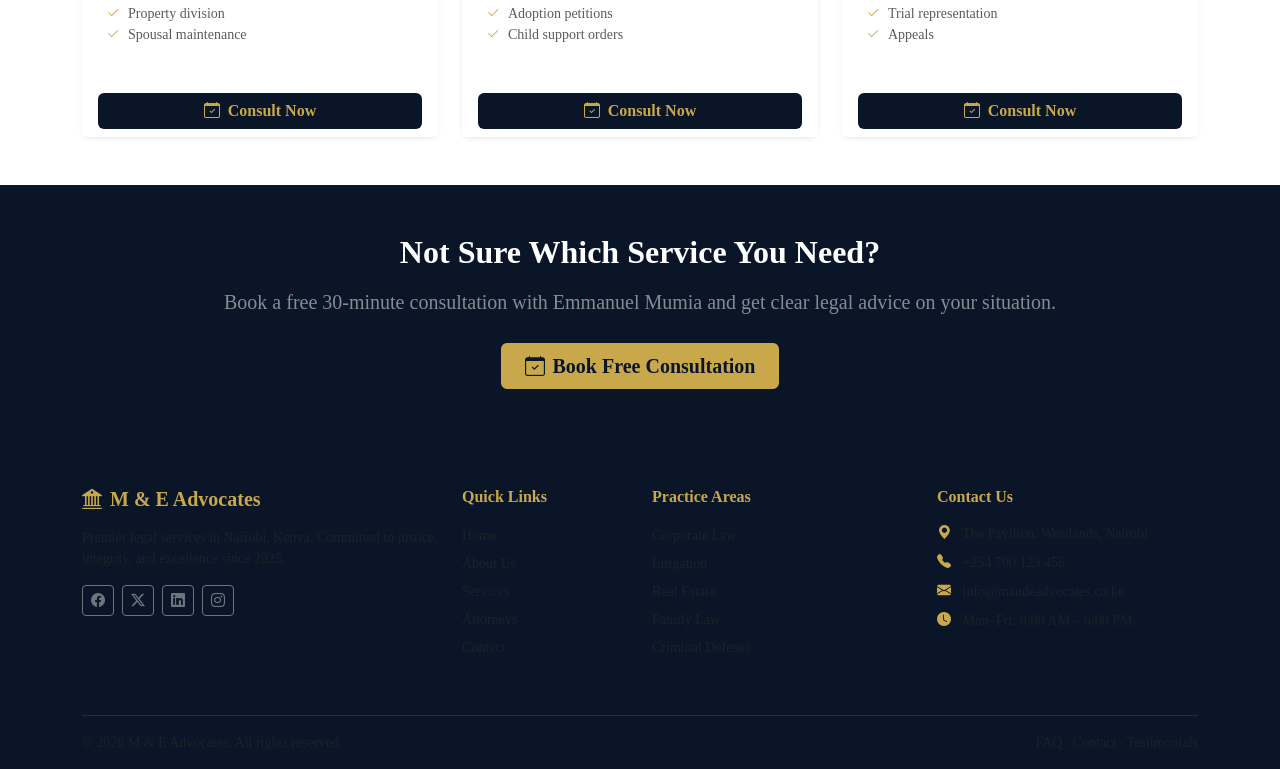
<file: services.html>
<!DOCTYPE html>
<html lang="en">
<head>
  <meta charset="UTF-8" />
  <meta name="viewport" content="width=device-width, initial-scale=1.0" />
  <meta name="description" content="Explore M & E Advocates legal services including corporate law, litigation, real estate, family law and more." />
  <title>M & E Advocates | Our Services</title>

  <link href="https://cdn.jsdelivr.net/npm/bootstrap@5.3.0/dist/css/bootstrap.min.css" rel="stylesheet" />
  <link href="https://cdn.jsdelivr.net/npm/bootstrap-icons@1.10.5/font/bootstrap-icons.css" rel="stylesheet" />
  <link rel="stylesheet" href="style.css" />
</head>
<body>

  <!-- ========== NAVBAR ========== -->
  <nav class="navbar navbar-expand-lg sticky-top shadow">
    <div class="container">
      <a class="navbar-brand fw-bold fs-4" href="index.html">
        <i class="bi bi-bank2"></i> M & E <span>Advocates</span>
      </a>
      <button class="navbar-toggler border-0" type="button" data-bs-toggle="collapse" data-bs-target="#navMenu">
        <span class="navbar-toggler-icon"></span>
      </button>
      <div class="collapse navbar-collapse" id="navMenu">
        <ul class="navbar-nav ms-auto">
          <li class="nav-item"><a class="nav-link" href="index.html">Home</a></li>
          <li class="nav-item"><a class="nav-link" href="about.html">About</a></li>
          <li class="nav-item"><a class="nav-link active" href="services.html">Services</a></li>
          <li class="nav-item"><a class="nav-link" href="attorneys.html">Attorneys</a></li>
          <li class="nav-item"><a class="nav-link" href="blog.html">Blog</a></li>
          <li class="nav-item"><a class="nav-link" href="faq.html">FAQ</a></li>
          <li class="nav-item"><a class="nav-link" href="testimonials.html">Testimonials</a></li>
          <li class="nav-item"><a class="nav-link" href="contact.html">Contact</a></li>
        </ul>
        <button class="btn btn-outline-navy ms-3" id="darkModeBtn" aria-label="Toggle dark mode">
          <i class="bi bi-moon-fill"></i>
        </button>
      </div>
    </div>
  </nav>

  <!-- ========== PAGE HEADER ========== -->
  <section class="page-header text-center py-5">
    <div class="container">
      <h1 class="fw-bold display-5">Our Legal Services</h1>
      <p class="lead">Comprehensive legal solutions tailored to your needs.</p>
      <nav aria-label="breadcrumb">
        <ol class="breadcrumb justify-content-center">
          <li class="breadcrumb-item"><a href="index.html">Home</a></li>
          <li class="breadcrumb-item active">Services</li>
        </ol>
      </nav>
    </div>
  </section>

<!-- ========== FILTER BUTTONS ========== -->
  <section class="py-4 bg-light">
    <div class="container text-center">
      <p class="text-muted mb-3 fw-semibold">Filter by Practice Area</p>
      <button class="btn btn-navy filter-btn m-1 active" data-filter="all">
        <i class="bi bi-grid-fill me-1"></i>All Services
      </button>
      <button class="btn btn-outline-navy filter-btn m-1" data-filter="corporate">
        <i class="bi bi-building me-1"></i>Corporate
      </button>
      <button class="btn btn-outline-navy filter-btn m-1" data-filter="litigation">
        <i class="bi bi-hammer me-1"></i>Litigation
      </button>
      <button class="btn btn-outline-navy filter-btn m-1" data-filter="realestate">
        <i class="bi bi-house-fill me-1"></i>Real Estate
      </button>
      <button class="btn btn-outline-navy filter-btn m-1" data-filter="family">
        <i class="bi bi-people-fill me-1"></i>Family
      </button>
      <button class="btn btn-outline-navy filter-btn m-1" data-filter="criminal">
        <i class="bi bi-shield-lock-fill me-1"></i>Criminal
      </button>
    </div>
  </section>
  <!-- ========== SERVICES GRID ========== -->
  <section class="py-5">
    <div class="container">
      <div class="row g-4" id="servicesGrid">

        <!-- Corporate Law 1 -->
        <div class="col-md-4 service-card" data-category="corporate">
          <div class="card h-100 border-0 shadow-sm">
            <div class="card-body p-4">
              <div class="mb-3">
                <i class="bi bi-building fs-1" style="color:var(--gold);"></i>
              </div>
              <span class="badge mb-2" style="background-color:var(--navy);">Corporate</span>
              <h5 class="fw-bold text-navy">Business Formation</h5>
              <p class="text-muted small">
                We assist entrepreneurs and investors in registering
                companies, drafting articles of association, and
                complying with the Companies Act 2015.
              </p>
              <ul class="list-unstyled text-muted small">
                <li><i class="bi bi-check2 me-2" style="color:var(--gold);"></i>Company registration</li>
                <li><i class="bi bi-check2 me-2" style="color:var(--gold);"></i>Partnership agreements</li>
                <li><i class="bi bi-check2 me-2" style="color:var(--gold);"></i>Shareholder agreements</li>
              </ul>
            </div>
            <div class="card-footer bg-white border-0">
              <a href="contact.html" class="btn btn-navy w-100">
                <i class="bi bi-calendar-check me-2"></i>Consult Now
              </a>
            </div>
          </div>
        </div>

        <!-- Corporate Law 2 -->
        <div class="col-md-4 service-card" data-category="corporate">
          <div class="card h-100 border-0 shadow-sm">
            <div class="card-body p-4">
              <div class="mb-3">
                <i class="bi bi-briefcase-fill fs-1" style="color:var(--gold);"></i>
              </div>
              <span class="badge mb-2" style="background-color:var(--navy);">Corporate</span>
              <h5 class="fw-bold text-navy">Mergers & Acquisitions</h5>
              <p class="text-muted small">
                Expert guidance through complex M&A transactions,
                due diligence, regulatory approvals, and post-merger
                integration across East Africa.
              </p>
              <ul class="list-unstyled text-muted small">
                <li><i class="bi bi-check2 me-2" style="color:var(--gold);"></i>Due diligence</li>
                <li><i class="bi bi-check2 me-2" style="color:var(--gold);"></i>Transaction structuring</li>
                <li><i class="bi bi-check2 me-2" style="color:var(--gold);"></i>Regulatory compliance</li>
              </ul>
            </div>
            <div class="card-footer bg-white border-0">
              <a href="contact.html" class="btn btn-navy w-100">
                <i class="bi bi-calendar-check me-2"></i>Consult Now
              </a>
            </div>
          </div>
        </div>

        <!-- Litigation 1 -->
        <div class="col-md-4 service-card" data-category="litigation">
          <div class="card h-100 border-0 shadow-sm">
            <div class="card-body p-4">
              <div class="mb-3">
                <i class="bi bi-hammer fs-1" style="color:var(--gold);"></i>
              </div>
              <span class="badge mb-2" style="background-color:var(--gold); color:var(--navy);">Litigation</span>
              <h5 class="fw-bold text-navy">Civil Litigation</h5>
              <p class="text-muted small">
                Skilled representation in civil disputes including
                contract breaches, tort claims, and enforcement
                of judgments across all Kenyan courts.
              </p>
              <ul class="list-unstyled text-muted small">
                <li><i class="bi bi-check2 me-2" style="color:var(--gold);"></i>Contract disputes</li>
                <li><i class="bi bi-check2 me-2" style="color:var(--gold);"></i>Tort claims</li>
                <li><i class="bi bi-check2 me-2" style="color:var(--gold);"></i>Debt recovery</li>
              </ul>
            </div>
            <div class="card-footer bg-white border-0">
              <a href="contact.html" class="btn btn-navy w-100">
                <i class="bi bi-calendar-check me-2"></i>Consult Now
              </a>
            </div>
          </div>
        </div>

        <!-- Litigation 2 -->
        <div class="col-md-4 service-card" data-category="litigation">
          <div class="card h-100 border-0 shadow-sm">
            <div class="card-body p-4">
              <div class="mb-3">
                <i class="bi bi-bank2 fs-1" style="color:var(--gold);"></i>
              </div>
              <span class="badge mb-2" style="background-color:var(--gold); color:var(--navy);">Litigation</span>
              <h5 class="fw-bold text-navy">Constitutional Litigation</h5>
              <p class="text-muted small">
                Protecting fundamental rights and freedoms through
                strategic constitutional petitions and judicial
                review proceedings.
              </p>
              <ul class="list-unstyled text-muted small">
                <li><i class="bi bi-check2 me-2" style="color:var(--gold);"></i>Constitutional petitions</li>
                <li><i class="bi bi-check2 me-2" style="color:var(--gold);"></i>Judicial review</li>
                <li><i class="bi bi-check2 me-2" style="color:var(--gold);"></i>Human rights cases</li>
              </ul>
            </div>
            <div class="card-footer bg-white border-0">
              <a href="contact.html" class="btn btn-navy w-100">
                <i class="bi bi-calendar-check me-2"></i>Consult Now
              </a>
            </div>
          </div>
        </div>

        <!-- Real Estate 1 -->
        <div class="col-md-4 service-card" data-category="realestate">
          <div class="card h-100 border-0 shadow-sm">
            <div class="card-body p-4">
              <div class="mb-3">
                <i class="bi bi-house-fill fs-1" style="color:var(--gold);"></i>
              </div>
              <span class="badge mb-2" style="background-color:var(--navy);">Real Estate</span>
              <h5 class="fw-bold text-navy">Conveyancing</h5>
              <p class="text-muted small">
                Seamless property transfers, title searches,
                and land registration services ensuring your
                property rights are fully protected.
              </p>
              <ul class="list-unstyled text-muted small">
                <li><i class="bi bi-check2 me-2" style="color:var(--gold);"></i>Title searches</li>
                <li><i class="bi bi-check2 me-2" style="color:var(--gold);"></i>Sale agreements</li>
                <li><i class="bi bi-check2 me-2" style="color:var(--gold);"></i>Land registration</li>
              </ul>
            </div>
            <div class="card-footer bg-white border-0">
              <a href="contact.html" class="btn btn-navy w-100">
                <i class="bi bi-calendar-check me-2"></i>Consult Now
              </a>
            </div>
          </div>
        </div>

        <!-- Real Estate 2 -->
        <div class="col-md-4 service-card" data-category="realestate">
          <div class="card h-100 border-0 shadow-sm">
            <div class="card-body p-4">
              <div class="mb-3">
                <i class="bi bi-buildings-fill fs-1" style="color:var(--gold);"></i>
              </div>
              <span class="badge mb-2" style="background-color:var(--navy);">Real Estate</span>
              <h5 class="fw-bold text-navy">Landlord & Tenant Disputes</h5>
              <p class="text-muted small">
                Resolving disputes between landlords and tenants
                including evictions, rent arrears, and lease
                agreement enforcement.
              </p>
              <ul class="list-unstyled text-muted small">
                <li><i class="bi bi-check2 me-2" style="color:var(--gold);"></i>Eviction proceedings</li>
                <li><i class="bi bi-check2 me-2" style="color:var(--gold);"></i>Rent dispute resolution</li>
                <li><i class="bi bi-check2 me-2" style="color:var(--gold);"></i>Lease drafting</li>
              </ul>
            </div>
            <div class="card-footer bg-white border-0">
              <a href="contact.html" class="btn btn-navy w-100">
                <i class="bi bi-calendar-check me-2"></i>Consult Now
              </a>
            </div>
          </div>
        </div>

        <!-- Family Law -->
        <div class="col-md-4 service-card" data-category="family">
          <div class="card h-100 border-0 shadow-sm">
            <div class="card-body p-4">
              <div class="mb-3">
                <i class="bi bi-people-fill fs-1" style="color:var(--gold);"></i>
              </div>
              <span class="badge mb-2" style="background-color:var(--navy);">Family</span>
              <h5 class="fw-bold text-navy">Divorce & Separation</h5>
              <p class="text-muted small">
                Sensitive and professional handling of divorce,
                judicial separation, and matrimonial property
                division matters.
              </p>
              <ul class="list-unstyled text-muted small">
                <li><i class="bi bi-check2 me-2" style="color:var(--gold);"></i>Divorce petitions</li>
                <li><i class="bi bi-check2 me-2" style="color:var(--gold);"></i>Property division</li>
                <li><i class="bi bi-check2 me-2" style="color:var(--gold);"></i>Spousal maintenance</li>
              </ul>
            </div>
            <div class="card-footer bg-white border-0">
              <a href="contact.html" class="btn btn-navy w-100">
                <i class="bi bi-calendar-check me-2"></i>Consult Now
              </a>
            </div>
          </div>
        </div>

        <!-- Family Law 2 -->
        <div class="col-md-4 service-card" data-category="family">
          <div class="card h-100 border-0 shadow-sm">
            <div class="card-body p-4">
              <div class="mb-3">
                <i class="bi bi-heart-fill fs-1" style="color:var(--gold);"></i>
              </div>
              <span class="badge mb-2" style="background-color:var(--navy);">Family</span>
              <h5 class="fw-bold text-navy">Child Custody & Adoption</h5>
              <p class="text-muted small">
                Compassionate legal support for child custody,
                guardianship, and adoption proceedings always
                prioritizing the best interest of the child.
              </p>
              <ul class="list-unstyled text-muted small">
                <li><i class="bi bi-check2 me-2" style="color:var(--gold);"></i>Custody agreements</li>
                <li><i class="bi bi-check2 me-2" style="color:var(--gold);"></i>Adoption petitions</li>
                <li><i class="bi bi-check2 me-2" style="color:var(--gold);"></i>Child support orders</li>
              </ul>
            </div>
            <div class="card-footer bg-white border-0">
              <a href="contact.html" class="btn btn-navy w-100">
                <i class="bi bi-calendar-check me-2"></i>Consult Now
              </a>
            </div>
          </div>
        </div>

        <!-- Criminal Defense -->
        <div class="col-md-4 service-card" data-category="criminal">
          <div class="card h-100 border-0 shadow-sm">
            <div class="card-body p-4">
              <div class="mb-3">
                <i class="bi bi-shield-lock-fill fs-1" style="color:var(--gold);"></i>
              </div>
              <span class="badge mb-2" style="background-color:var(--navy);">Criminal</span>
              <h5 class="fw-bold text-navy">Criminal Defense</h5>
              <p class="text-muted small">
                Vigorous defense for clients facing criminal
                charges from bail applications and plea
                bargaining to full trial representation.
              </p>
              <ul class="list-unstyled text-muted small">
                <li><i class="bi bi-check2 me-2" style="color:var(--gold);"></i>Bail applications</li>
                <li><i class="bi bi-check2 me-2" style="color:var(--gold);"></i>Trial representation</li>
                <li><i class="bi bi-check2 me-2" style="color:var(--gold);"></i>Appeals</li>
              </ul>
            </div>
            <div class="card-footer bg-white border-0">
              <a href="contact.html" class="btn btn-navy w-100">
                <i class="bi bi-calendar-check me-2"></i>Consult Now
              </a>
            </div>
          </div>
        </div>

      </div>
      <p class="text-center text-muted mt-4 d-none" id="noResults">
        No services found in this category.
      </p>
    </div>
  </section>
 <!-- ========== CTA SECTION ========== -->
  <section class="py-5 text-center" style="background-color: var(--navy);">
    <div class="container">
      <h2 class="fw-bold mb-3 text-white">Not Sure Which Service You Need?</h2>
      <p class="mb-4 text-white-50 lead">
        Book a free 30-minute consultation with Emmanuel Mumia and
        get clear legal advice on your situation.
      </p>
      <a href="contact.html" class="btn btn-gold btn-lg px-4">
        <i class="bi bi-calendar-check me-2"></i>Book Free Consultation
      </a>
    </div>
  </section>
  <!-- ========== FOOTER ========== -->
  <footer class="pt-5 pb-3">
    <div class="container">
      <div class="row g-4">
        <div class="col-md-4 mb-3">
          <h5 class="fw-bold mb-3" style="color: var(--gold);">
            <i class="bi bi-bank2 me-2"></i>M & E Advocates
          </h5>
          <p class="text-muted small">
            Premier legal services in Nairobi, Kenya. Committed to
            justice, integrity, and excellence since 2025.
          </p>
          <div class="d-flex gap-2 mt-3">
            <a href="#" class="btn btn-sm btn-outline-secondary"><i class="bi bi-facebook"></i></a>
            <a href="#" class="btn btn-sm btn-outline-secondary"><i class="bi bi-twitter-x"></i></a>
            <a href="#" class="btn btn-sm btn-outline-secondary"><i class="bi bi-linkedin"></i></a>
            <a href="#" class="btn btn-sm btn-outline-secondary"><i class="bi bi-instagram"></i></a>
          </div>
        </div>
        <div class="col-md-2 mb-3">
          <h6 class="fw-bold mb-3" style="color: var(--gold);">Quick Links</h6>
          <ul class="list-unstyled">
            <li class="mb-1"><a href="index.html" class="text-muted text-decoration-none small">Home</a></li>
            <li class="mb-1"><a href="about.html" class="text-muted text-decoration-none small">About Us</a></li>
            <li class="mb-1"><a href="services.html" class="text-muted text-decoration-none small">Services</a></li>
            <li class="mb-1"><a href="attorneys.html" class="text-muted text-decoration-none small">Attorneys</a></li>
            <li class="mb-1"><a href="contact.html" class="text-muted text-decoration-none small">Contact</a></li>
          </ul>
        </div>
        <div class="col-md-3 mb-3">
          <h6 class="fw-bold mb-3" style="color: var(--gold);">Practice Areas</h6>
          <ul class="list-unstyled">
            <li class="mb-1"><a href="services.html" class="text-muted text-decoration-none small">Corporate Law</a></li>
            <li class="mb-1"><a href="services.html" class="text-muted text-decoration-none small">Litigation</a></li>
            <li class="mb-1"><a href="services.html" class="text-muted text-decoration-none small">Real Estate</a></li>
            <li class="mb-1"><a href="services.html" class="text-muted text-decoration-none small">Family Law</a></li>
            <li class="mb-1"><a href="services.html" class="text-muted text-decoration-none small">Criminal Defense</a></li>
          </ul>
        </div>
        <div class="col-md-3 mb-3">
          <h6 class="fw-bold mb-3" style="color: var(--gold);">Contact Us</h6>
          <p class="text-muted small mb-2">
            <i class="bi bi-geo-alt-fill me-2" style="color: var(--gold);"></i>
            The Pavilion, Westlands, Nairobi
          </p>
          <p class="text-muted small mb-2">
            <i class="bi bi-telephone-fill me-2" style="color: var(--gold);"></i>
            +254 700 123 456
          </p>
          <p class="text-muted small mb-2">
            <i class="bi bi-envelope-fill me-2" style="color: var(--gold);"></i>
            info@mandeadvocates.co.ke
          </p>
          <p class="text-muted small mb-0">
            <i class="bi bi-clock-fill me-2" style="color: var(--gold);"></i>
            Mon–Fri: 8:00 AM – 6:00 PM
          </p>
        </div>
      </div>
      <hr class="border-secondary mt-4" />
      <div class="row align-items-center">
        <div class="col-md-6">
          <p class="text-muted small mb-0">&copy; 2026 M & E Advocates. All rights reserved.</p>
        </div>
        <div class="col-md-6 text-md-end">
          <p class="text-muted small mb-0">
            <a href="faq.html" class="text-muted text-decoration-none">FAQ</a> ·
            <a href="contact.html" class="text-muted text-decoration-none">Contact</a> ·
            <a href="testimonials.html" class="text-muted text-decoration-none">Testimonials</a>
          </p>
        </div>
      </div>
    </div>
  </footer>

  <!-- Back to Top -->
  <button id="backToTop" aria-label="Back to top">
    <i class="bi bi-arrow-up"></i>
  </button> 
  <!-- Bootstrap JS -->
  <script src="https://cdn.jsdelivr.net/npm/bootstrap@5.3.0/dist/js/bootstrap.bundle.min.js"></script>
  <script src="js/main.js"></script>
</body>
</html>
</file>
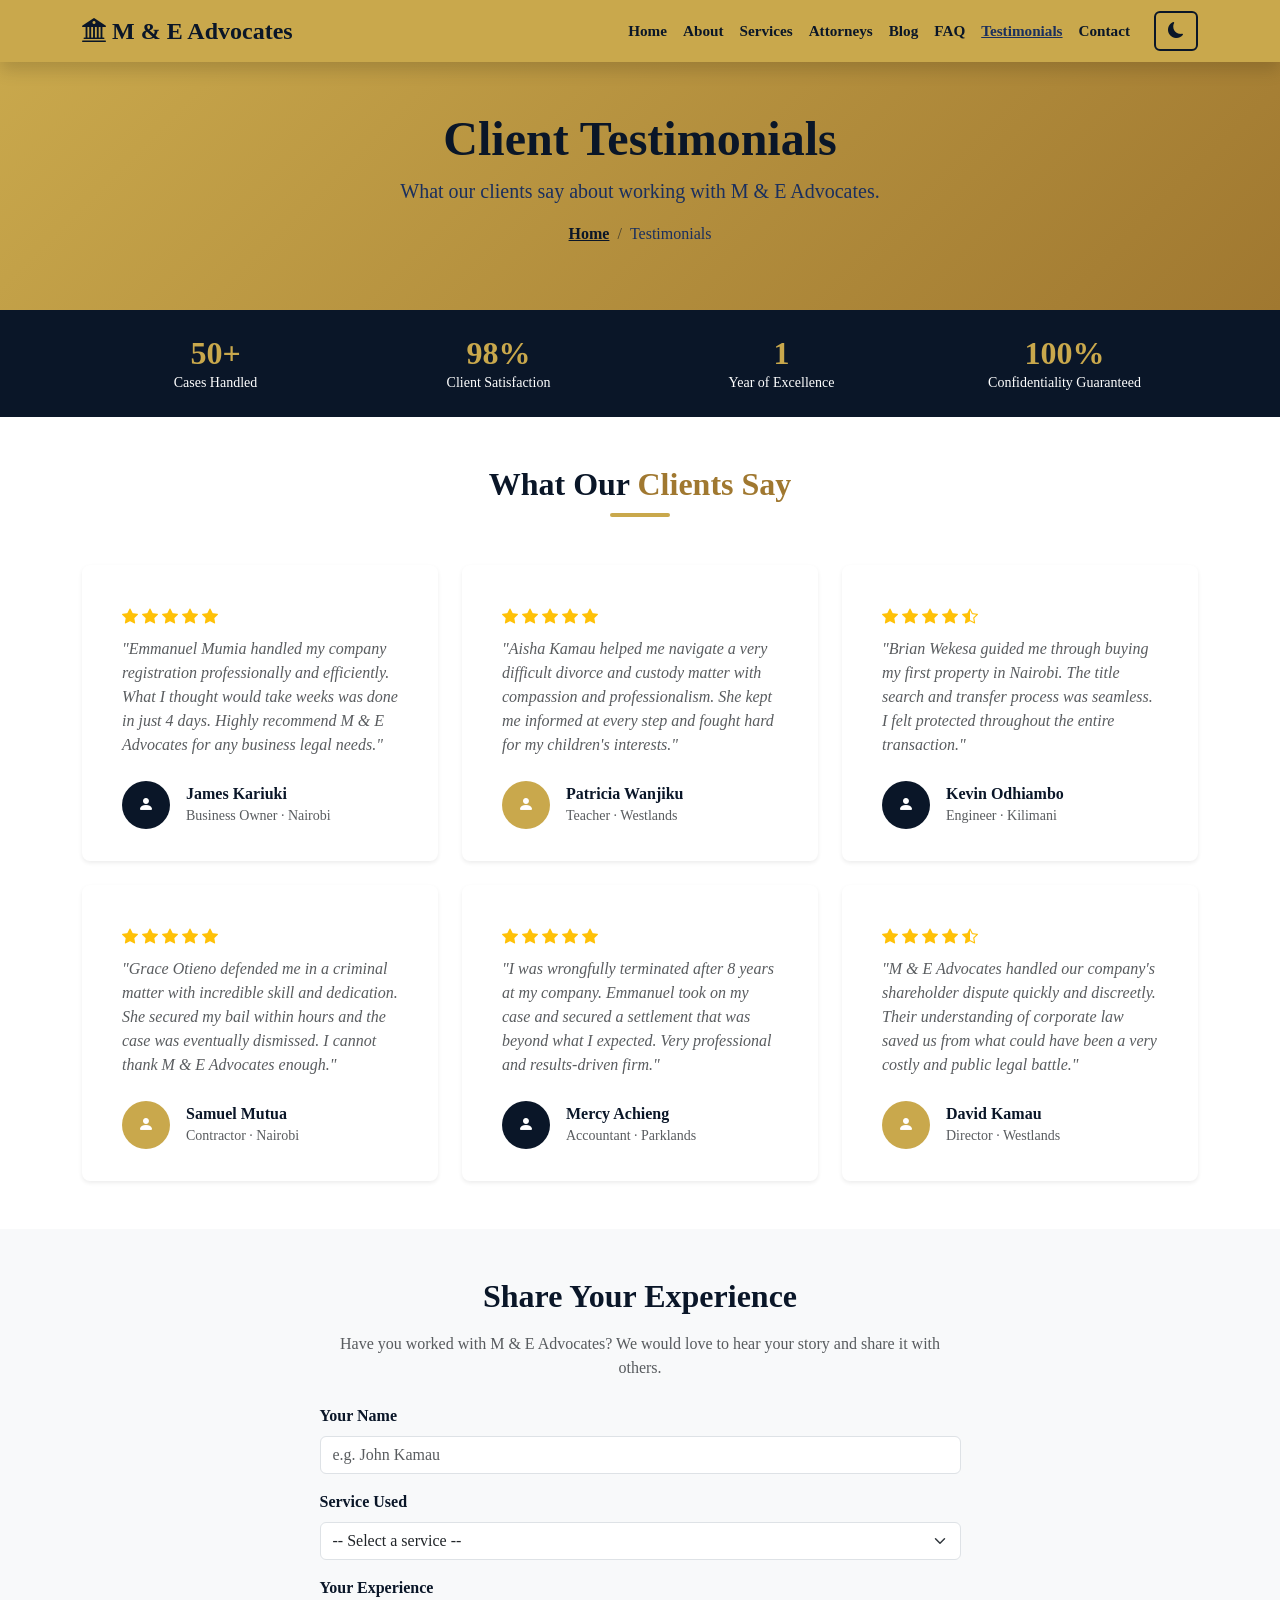
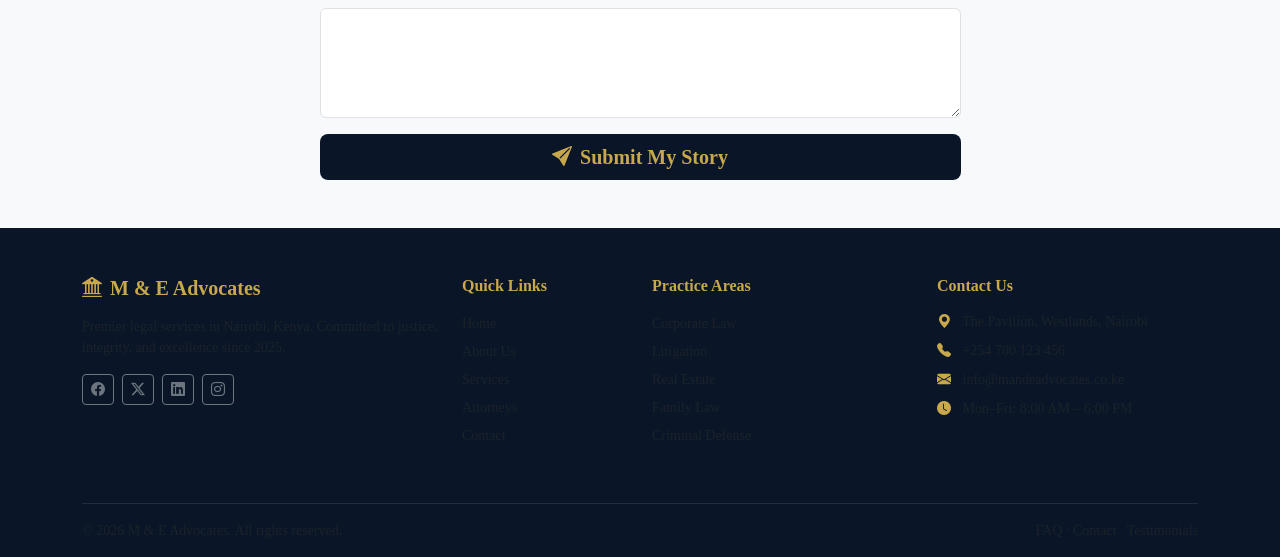
<file: testimonials.html>
<!DOCTYPE html>
<html lang="en">
<head>
  <meta charset="UTF-8" />
  <meta name="viewport" content="width=device-width, initial-scale=1.0" />
  <meta name="description" content="Read what clients say about M & E Advocates legal services in Westlands Nairobi." />
  <title>M & E Advocates | Testimonials</title>

  <link href="https://cdn.jsdelivr.net/npm/bootstrap@5.3.0/dist/css/bootstrap.min.css" rel="stylesheet" />
  <link href="https://cdn.jsdelivr.net/npm/bootstrap-icons@1.10.5/font/bootstrap-icons.css" rel="stylesheet" />
  <link rel="stylesheet" href="style.css" />
</head>
<body>

  <!-- ========== NAVBAR ========== -->
  <nav class="navbar navbar-expand-lg sticky-top shadow">
    <div class="container">
      <a class="navbar-brand fw-bold fs-4" href="index.html">
        <i class="bi bi-bank2"></i> M & E <span>Advocates</span>
      </a>
      <button class="navbar-toggler border-0" type="button"
        data-bs-toggle="collapse" data-bs-target="#navMenu">
        <span class="navbar-toggler-icon"></span>
      </button>
      <div class="collapse navbar-collapse" id="navMenu">
        <ul class="navbar-nav ms-auto">
          <li class="nav-item"><a class="nav-link" href="index.html">Home</a></li>
          <li class="nav-item"><a class="nav-link" href="about.html">About</a></li>
          <li class="nav-item"><a class="nav-link" href="services.html">Services</a></li>
          <li class="nav-item"><a class="nav-link" href="attorneys.html">Attorneys</a></li>
          <li class="nav-item"><a class="nav-link" href="blog.html">Blog</a></li>
          <li class="nav-item"><a class="nav-link" href="faq.html">FAQ</a></li>
          <li class="nav-item"><a class="nav-link active" href="testimonials.html">Testimonials</a></li>
          <li class="nav-item"><a class="nav-link" href="contact.html">Contact</a></li>
        </ul>
        <button class="btn btn-outline-navy ms-3" id="darkModeBtn"
          aria-label="Toggle dark mode">
          <i class="bi bi-moon-fill"></i>
        </button>
      </div>
    </div>
  </nav>

  <!-- ========== PAGE HEADER ========== -->
  <section class="page-header text-center py-5">
    <div class="container">
      <h1 class="fw-bold display-5">Client Testimonials</h1>
      <p class="lead">What our clients say about working with M & E Advocates.</p>
      <nav aria-label="breadcrumb">
        <ol class="breadcrumb justify-content-center">
          <li class="breadcrumb-item"><a href="index.html">Home</a></li>
          <li class="breadcrumb-item active">Testimonials</li>
        </ol>
      </nav>
    </div>
  </section>

  <!-- ========== STATS BANNER ========== -->
  <section class="py-4" style="background-color:var(--navy);">
    <div class="container">
      <div class="row text-center g-3">
        <div class="col-6 col-md-3">
          <h2 class="fw-bold mb-0" style="color:var(--gold);">50+</h2>
          <p class="text-white mb-0 small">Cases Handled</p>
        </div>
        <div class="col-6 col-md-3">
          <h2 class="fw-bold mb-0" style="color:var(--gold);">98%</h2>
          <p class="text-white mb-0 small">Client Satisfaction</p>
        </div>
        <div class="col-6 col-md-3">
          <h2 class="fw-bold mb-0" style="color:var(--gold);">1</h2>
          <p class="text-white mb-0 small">Year of Excellence</p>
        </div>
        <div class="col-6 col-md-3">
          <h2 class="fw-bold mb-0" style="color:var(--gold);">100%</h2>
          <p class="text-white mb-0 small">Confidentiality Guaranteed</p>
        </div>
      </div>
    </div>
  </section>

  <!-- ========== TESTIMONIALS GRID ========== -->
  <section class="py-5">
    <div class="container">
      <div class="text-center mb-5">
        <h2 class="section-title">What Our <span>Clients Say</span></h2>
        <div class="title-underline"></div>
      </div>
      <div class="row g-4">

        <!-- Testimonial 1 -->
        <div class="col-md-4">
          <div class="card h-100 border-0 shadow-sm p-4">
            <div class="card-body">
              <div class="text-warning mb-2">
                <i class="bi bi-star-fill"></i>
                <i class="bi bi-star-fill"></i>
                <i class="bi bi-star-fill"></i>
                <i class="bi bi-star-fill"></i>
                <i class="bi bi-star-fill"></i>
              </div>
              <p class="card-text fst-italic text-muted">
                "Emmanuel Mumia handled my company registration
                professionally and efficiently. What I thought would
                take weeks was done in just 4 days. Highly recommend
                M & E Advocates for any business legal needs."
              </p>
            </div>
            <div class="card-footer bg-white border-0 d-flex align-items-center">
              <div class="rounded-circle d-flex align-items-center
                justify-content-center me-3 text-white"
                style="width:48px;height:48px;min-width:48px;
                background-color:var(--navy);">
                <i class="bi bi-person-fill"></i>
              </div>
              <div>
                <h6 class="mb-0 fw-bold text-navy">James Kariuki</h6>
                <small class="text-muted">Business Owner · Nairobi</small>
              </div>
            </div>
          </div>
        </div>

        <!-- Testimonial 2 -->
        <div class="col-md-4">
          <div class="card h-100 border-0 shadow-sm p-4">
            <div class="card-body">
              <div class="text-warning mb-2">
                <i class="bi bi-star-fill"></i>
                <i class="bi bi-star-fill"></i>
                <i class="bi bi-star-fill"></i>
                <i class="bi bi-star-fill"></i>
                <i class="bi bi-star-fill"></i>
              </div>
              <p class="card-text fst-italic text-muted">
                "Aisha Kamau helped me navigate a very difficult
                divorce and custody matter with compassion and
                professionalism. She kept me informed at every
                step and fought hard for my children's interests."
              </p>
            </div>
            <div class="card-footer bg-white border-0 d-flex align-items-center">
              <div class="rounded-circle d-flex align-items-center
                justify-content-center me-3 text-white"
                style="width:48px;height:48px;min-width:48px;
                background-color:var(--gold);">
                <i class="bi bi-person-fill"></i>
              </div>
              <div>
                <h6 class="mb-0 fw-bold text-navy">Patricia Wanjiku</h6>
                <small class="text-muted">Teacher · Westlands</small>
              </div>
            </div>
          </div>
        </div>

        <!-- Testimonial 3 -->
        <div class="col-md-4">
          <div class="card h-100 border-0 shadow-sm p-4">
            <div class="card-body">
              <div class="text-warning mb-2">
                <i class="bi bi-star-fill"></i>
                <i class="bi bi-star-fill"></i>
                <i class="bi bi-star-fill"></i>
                <i class="bi bi-star-fill"></i>
                <i class="bi bi-star-half"></i>
              </div>
              <p class="card-text fst-italic text-muted">
                "Brian Wekesa guided me through buying my first
                property in Nairobi. The title search and transfer
                process was seamless. I felt protected throughout
                the entire transaction."
              </p>
            </div>
            <div class="card-footer bg-white border-0 d-flex align-items-center">
              <div class="rounded-circle d-flex align-items-center
                justify-content-center me-3 text-white"
                style="width:48px;height:48px;min-width:48px;
                background-color:var(--navy);">
                <i class="bi bi-person-fill"></i>
              </div>
              <div>
                <h6 class="mb-0 fw-bold text-navy">Kevin Odhiambo</h6>
                <small class="text-muted">Engineer · Kilimani</small>
              </div>
            </div>
          </div>
        </div>

        <!-- Testimonial 4 -->
        <div class="col-md-4">
          <div class="card h-100 border-0 shadow-sm p-4">
            <div class="card-body">
              <div class="text-warning mb-2">
                <i class="bi bi-star-fill"></i>
                <i class="bi bi-star-fill"></i>
                <i class="bi bi-star-fill"></i>
                <i class="bi bi-star-fill"></i>
                <i class="bi bi-star-fill"></i>
              </div>
              <p class="card-text fst-italic text-muted">
                "Grace Otieno defended me in a criminal matter
                with incredible skill and dedication. She secured
                my bail within hours and the case was eventually
                dismissed. I cannot thank M & E Advocates enough."
              </p>
            </div>
            <div class="card-footer bg-white border-0 d-flex align-items-center">
              <div class="rounded-circle d-flex align-items-center
                justify-content-center me-3 text-white"
                style="width:48px;height:48px;min-width:48px;
                background-color:var(--gold);">
                <i class="bi bi-person-fill"></i>
              </div>
              <div>
                <h6 class="mb-0 fw-bold text-navy">Samuel Mutua</h6>
                <small class="text-muted">Contractor · Nairobi</small>
              </div>
            </div>
          </div>
        </div>

        <!-- Testimonial 5 -->
        <div class="col-md-4">
          <div class="card h-100 border-0 shadow-sm p-4">
            <div class="card-body">
              <div class="text-warning mb-2">
                <i class="bi bi-star-fill"></i>
                <i class="bi bi-star-fill"></i>
                <i class="bi bi-star-fill"></i>
                <i class="bi bi-star-fill"></i>
                <i class="bi bi-star-fill"></i>
              </div>
              <p class="card-text fst-italic text-muted">
                "I was wrongfully terminated after 8 years at my
                company. Emmanuel took on my case and secured a
                settlement that was beyond what I expected. Very
                professional and results-driven firm."
              </p>
            </div>
            <div class="card-footer bg-white border-0 d-flex align-items-center">
              <div class="rounded-circle d-flex align-items-center
                justify-content-center me-3 text-white"
                style="width:48px;height:48px;min-width:48px;
                background-color:var(--navy);">
                <i class="bi bi-person-fill"></i>
              </div>
              <div>
                <h6 class="mb-0 fw-bold text-navy">Mercy Achieng</h6>
                <small class="text-muted">Accountant · Parklands</small>
              </div>
            </div>
          </div>
        </div>

        <!-- Testimonial 6 -->
        <div class="col-md-4">
          <div class="card h-100 border-0 shadow-sm p-4">
            <div class="card-body">
              <div class="text-warning mb-2">
                <i class="bi bi-star-fill"></i>
                <i class="bi bi-star-fill"></i>
                <i class="bi bi-star-fill"></i>
                <i class="bi bi-star-fill"></i>
                <i class="bi bi-star-half"></i>
              </div>
              <p class="card-text fst-italic text-muted">
                "M & E Advocates handled our company's shareholder
                dispute quickly and discreetly. Their understanding
                of corporate law saved us from what could have been
                a very costly and public legal battle."
              </p>
            </div>
            <div class="card-footer bg-white border-0 d-flex align-items-center">
              <div class="rounded-circle d-flex align-items-center
                justify-content-center me-3 text-white"
                style="width:48px;height:48px;min-width:48px;
                background-color:var(--gold);">
                <i class="bi bi-person-fill"></i>
              </div>
              <div>
                <h6 class="mb-0 fw-bold text-navy">David Kamau</h6>
                <small class="text-muted">Director · Westlands</small>
              </div>
            </div>
          </div>
        </div>

      </div>
    </div>
  </section>

  <!-- ========== SHARE YOUR STORY ========== -->
  <section class="py-5 bg-light">
    <div class="container">
      <div class="row justify-content-center">
        <div class="col-md-7 text-center">
          <h2 class="fw-bold text-navy mb-3">Share Your Experience</h2>
          <p class="text-muted mb-4">
            Have you worked with M & E Advocates? We would love to
            hear your story and share it with others.
          </p>
          <form id="testimonyForm" novalidate>
            <div class="mb-3 text-start">
              <label class="form-label fw-semibold text-navy">Your Name</label>
              <input type="text" class="form-control" id="tName"
                placeholder="e.g. John Kamau" />
              <div class="invalid-feedback">Please enter your name.</div>
            </div>
            <div class="mb-3 text-start">
              <label class="form-label fw-semibold text-navy">Service Used</label>
              <select class="form-select" id="tCourse">
                <option value="">-- Select a service --</option>
                <option>Corporate Law</option>
                <option>Litigation</option>
                <option>Real Estate & Conveyancing</option>
                <option>Family Law</option>
                <option>Criminal Defense</option>
                <option>Employment Law</option>
              </select>
              <div class="invalid-feedback">Please select a service.</div>
            </div>
            <div class="mb-3 text-start">
              <label class="form-label fw-semibold text-navy">Your Experience</label>
              <textarea class="form-control" id="tStory" rows="4"
                placeholder="Tell us about your experience with M & E Advocates...">
              </textarea>
              <div class="invalid-feedback">Please write at least 30 characters.</div>
            </div>
            <button type="submit" class="btn btn-navy btn-lg w-100">
              <i class="bi bi-send-fill me-2"></i>Submit My Story
            </button>
            <div class="alert mt-3 d-none" id="testimonySuccess"
              style="background-color:var(--gold);color:var(--navy);">
              <i class="bi bi-check-circle-fill me-2"></i>
              Thank you! We will review your story and feature it soon.
            </div>
          </form>
        </div>
      </div>
    </div>
  </section>

  <!-- ========== FOOTER ========== -->
  <footer class="pt-5 pb-3">
    <div class="container">
      <div class="row g-4">
        <div class="col-md-4 mb-3">
          <h5 class="fw-bold mb-3" style="color: var(--gold);">
            <i class="bi bi-bank2 me-2"></i>M & E Advocates
          </h5>
          <p class="text-muted small">
            Premier legal services in Nairobi, Kenya. Committed to
            justice, integrity, and excellence since 2025.
          </p>
          <div class="d-flex gap-2 mt-3">
            <a href="#" class="btn btn-sm btn-outline-secondary"><i class="bi bi-facebook"></i></a>
            <a href="#" class="btn btn-sm btn-outline-secondary"><i class="bi bi-twitter-x"></i></a>
            <a href="#" class="btn btn-sm btn-outline-secondary"><i class="bi bi-linkedin"></i></a>
            <a href="#" class="btn btn-sm btn-outline-secondary"><i class="bi bi-instagram"></i></a>
          </div>
        </div>
        <div class="col-md-2 mb-3">
          <h6 class="fw-bold mb-3" style="color: var(--gold);">Quick Links</h6>
          <ul class="list-unstyled">
            <li class="mb-1"><a href="index.html" class="text-muted text-decoration-none small">Home</a></li>
            <li class="mb-1"><a href="about.html" class="text-muted text-decoration-none small">About Us</a></li>
            <li class="mb-1"><a href="services.html" class="text-muted text-decoration-none small">Services</a></li>
            <li class="mb-1"><a href="attorneys.html" class="text-muted text-decoration-none small">Attorneys</a></li>
            <li class="mb-1"><a href="contact.html" class="text-muted text-decoration-none small">Contact</a></li>
          </ul>
        </div>
        <div class="col-md-3 mb-3">
          <h6 class="fw-bold mb-3" style="color: var(--gold);">Practice Areas</h6>
          <ul class="list-unstyled">
            <li class="mb-1"><a href="services.html" class="text-muted text-decoration-none small">Corporate Law</a></li>
            <li class="mb-1"><a href="services.html" class="text-muted text-decoration-none small">Litigation</a></li>
            <li class="mb-1"><a href="services.html" class="text-muted text-decoration-none small">Real Estate</a></li>
            <li class="mb-1"><a href="services.html" class="text-muted text-decoration-none small">Family Law</a></li>
            <li class="mb-1"><a href="services.html" class="text-muted text-decoration-none small">Criminal Defense</a></li>
          </ul>
        </div>
        <div class="col-md-3 mb-3">
          <h6 class="fw-bold mb-3" style="color: var(--gold);">Contact Us</h6>
          <p class="text-muted small mb-2">
            <i class="bi bi-geo-alt-fill me-2" style="color: var(--gold);"></i>
            The Pavilion, Westlands, Nairobi
          </p>
          <p class="text-muted small mb-2">
            <i class="bi bi-telephone-fill me-2" style="color: var(--gold);"></i>
            +254 700 123 456
          </p>
          <p class="text-muted small mb-2">
            <i class="bi bi-envelope-fill me-2" style="color: var(--gold);"></i>
            info@mandeadvocates.co.ke
          </p>
          <p class="text-muted small mb-0">
            <i class="bi bi-clock-fill me-2" style="color: var(--gold);"></i>
            Mon–Fri: 8:00 AM – 6:00 PM
          </p>
        </div>
      </div>
      <hr class="border-secondary mt-4" />
      <div class="row align-items-center">
        <div class="col-md-6">
          <p class="text-muted small mb-0">
            &copy; 2026 M & E Advocates. All rights reserved.
          </p>
        </div>
        <div class="col-md-6 text-md-end">
          <p class="text-muted small mb-0">
            <a href="faq.html" class="text-muted text-decoration-none">FAQ</a> ·
            <a href="contact.html" class="text-muted text-decoration-none">Contact</a> ·
            <a href="testimonials.html" class="text-muted text-decoration-none">Testimonials</a>
          </p>
        </div>
      </div>
    </div>
  </footer>

  <!-- Back to Top -->
  <button id="backToTop" aria-label="Back to top">
    <i class="bi bi-arrow-up"></i>
  </button>

  <!-- Bootstrap JS -->
  <script src="https://cdn.jsdelivr.net/npm/bootstrap@5.3.0/dist/js/bootstrap.bundle.min.js"></script>
  <script src="js/main.js"></script>
</body>
</html>
</file>
<file: style.css>
/* ===== COLOUR VARIABLES ===== */
:root {
  --gold: #c9a84c;
  --gold-light: #f0d080;
  --gold-dark: #a07830;
  --navy: #0a1628;
  --navy-light: #1a2f5e;
  --dark-bg: #0a0a0a;
  --dark-surface: #1a1a1a;
  --dark-text: #e0e0e0;
}

/* ===== GLOBAL ===== */
body {
  font-family: 'Georgia', serif;
  overflow-x: hidden;
}

/* ===== NAVBAR ===== */
.navbar {
  background-color: var(--gold) !important;
}
.navbar-brand {
  color: var(--navy) !important;
  font-weight: 700;
}
.navbar .nav-link {
  color: var(--navy) !important;
  transition: color 0.2s ease;
  font-size: 0.95rem;
  font-weight: 600;
}
.navbar .nav-link:hover,
.navbar .nav-link.active {
  color: var(--navy-light) !important;
  text-decoration: underline;
}

/* ===== HERO SECTION ===== */
.hero-section {
  background: linear-gradient(135deg, #c9a84c 0%, #a07830 100%);
  min-height: 90vh;
  padding: 80px 20px;
}

/* ===== HERO BUTTONS ===== */
.btn-navy {
  background-color: var(--navy);
  color: var(--gold);
  font-weight: 700;
  border: none;
}
.btn-navy:hover {
  background-color: var(--navy-light);
  color: var(--gold-light);
}

/* ===== SECTION TITLES ===== */
.section-title {
  color: var(--navy);
  font-weight: 700;
}
.section-title span {
  color: var(--gold-dark);
}
.title-underline {
  width: 60px;
  height: 4px;
  background-color: var(--gold);
  margin: 10px auto 30px;
  border-radius: 2px;
}

/* ===== CARDS ===== */
.card {
  border-radius: 8px;
  transition: transform 0.2s ease, box-shadow 0.2s ease;
}
.card:hover {
  transform: translateY(-5px);
  box-shadow: 0 8px 24px rgba(0,0,0,0.12) !important;
}

/* ===== PAGE HEADER ===== */
.page-header {
  background: linear-gradient(135deg, #c9a84c 0%, #a07830 100%);
  padding: 70px 20px;
}
.page-header h1 {
  color: var(--navy);
}
.page-header p {
  color: var(--navy-light);
}
.page-header .breadcrumb-item a {
  color: var(--navy);
  font-weight: 600;
}
.page-header .breadcrumb-item.active {
  color: var(--navy-light);
}

/* ===== GOLD BUTTON ===== */
.btn-gold {
  background-color: var(--gold);
  color: var(--navy);
  font-weight: 700;
  border: 2px solid var(--navy);
}
.btn-gold:hover {
  background-color: var(--gold-light);
  color: var(--navy);
}

/* ===== NAVY OUTLINE BUTTON ===== */
.btn-outline-navy {
  border: 2px solid var(--navy);
  color: var(--navy);
  font-weight: 700;
  background: transparent;
}
.btn-outline-navy:hover {
  background-color: var(--navy);
  color: var(--gold);
}

/* ===== DARK MODE ===== */
body.dark-mode {
  background-color: var(--dark-bg);
  color: var(--dark-text);
}
body.dark-mode .navbar {
  background-color: var(--gold-dark) !important;
}
body.dark-mode .bg-light {
  background-color: var(--dark-surface) !important;
}
body.dark-mode .card {
  background-color: var(--dark-surface);
  color: var(--dark-text);
}
body.dark-mode footer {
  background-color: #050505 !important;
}
body.dark-mode .section-title {
  color: var(--gold-light);
}

/* ===== BACK TO TOP ===== */
#backToTop {
  position: fixed;
  bottom: 30px;
  right: 30px;
  z-index: 999;
  display: none;
  width: 45px;
  height: 45px;
  border-radius: 50%;
  background-color: var(--navy);
  color: var(--gold);
  border: none;
  font-size: 1.2rem;
  cursor: pointer;
  box-shadow: 0 4px 12px rgba(0,0,0,0.2);
  transition: opacity 0.3s ease;
}
#backToTop:hover {
  background-color: var(--navy-light);
}

/* ===== SMOOTH SCROLL ===== */
html {
  scroll-behavior: smooth;
}

/* ===== FOOTER ===== */
footer {
  background-color: var(--navy) !important;
}
footer a.text-muted:hover {
  color: var(--gold) !important;
  text-decoration: underline !important;
  transition: color 0.2s ease;
}

/* ===== MOBILE FIXES ===== */
@media (max-width: 576px) {
  .hero-section h1 {
    font-size: 2rem;
  }
  .page-header h1 {
    font-size: 1.8rem;
  }
}
/* ===== HERO TEXT COLOURS ===== */
.text-navy {
  color: var(--navy) !important;
}
.text-navy-light {
  color: var(--navy-light) !important;
}
.text-gold {
  color: var(--gold) !important;
}
.letter-spacing {
  letter-spacing: 2px;
  font-size: 0.85rem;
}
/* ===== NAVBAR TOGGLER FIX ===== */
.navbar-toggler-icon {
  background-image: url("data:image/svg+xml,%3csvg xmlns='http://www.w3.org/2000/svg' viewBox='0 0 30 30'%3e%3cpath stroke='rgba%280, 0, 0, 0.75%29' stroke-linecap='round' stroke-miterlimit='10' stroke-width='2' d='M4 7h22M4 15h22M4 23h22'/%3e%3c/svg%3e");
}

/* ===== CARD EQUAL HEIGHT FIX ===== */
.row.g-4 {
  align-items: stretch;
}

/* ===== FORM FOCUS COLOUR ===== */
.form-control:focus,
.form-select:focus {
  border-color: var(--gold);
  box-shadow: 0 0 0 0.2rem rgba(201, 168, 76, 0.25);
}

/* ===== ACCORDION ACTIVE COLOUR ===== */
.accordion-button:not(.collapsed) {
  background-color: var(--navy);
  color: white;
}
.accordion-button:not(.collapsed)::after {
  filter: invert(1);
}

/* ===== BADGE STYLING ===== */
.badge {
  font-weight: 500;
  font-size: 0.78rem;
  padding: 5px 10px;
}
</file>
